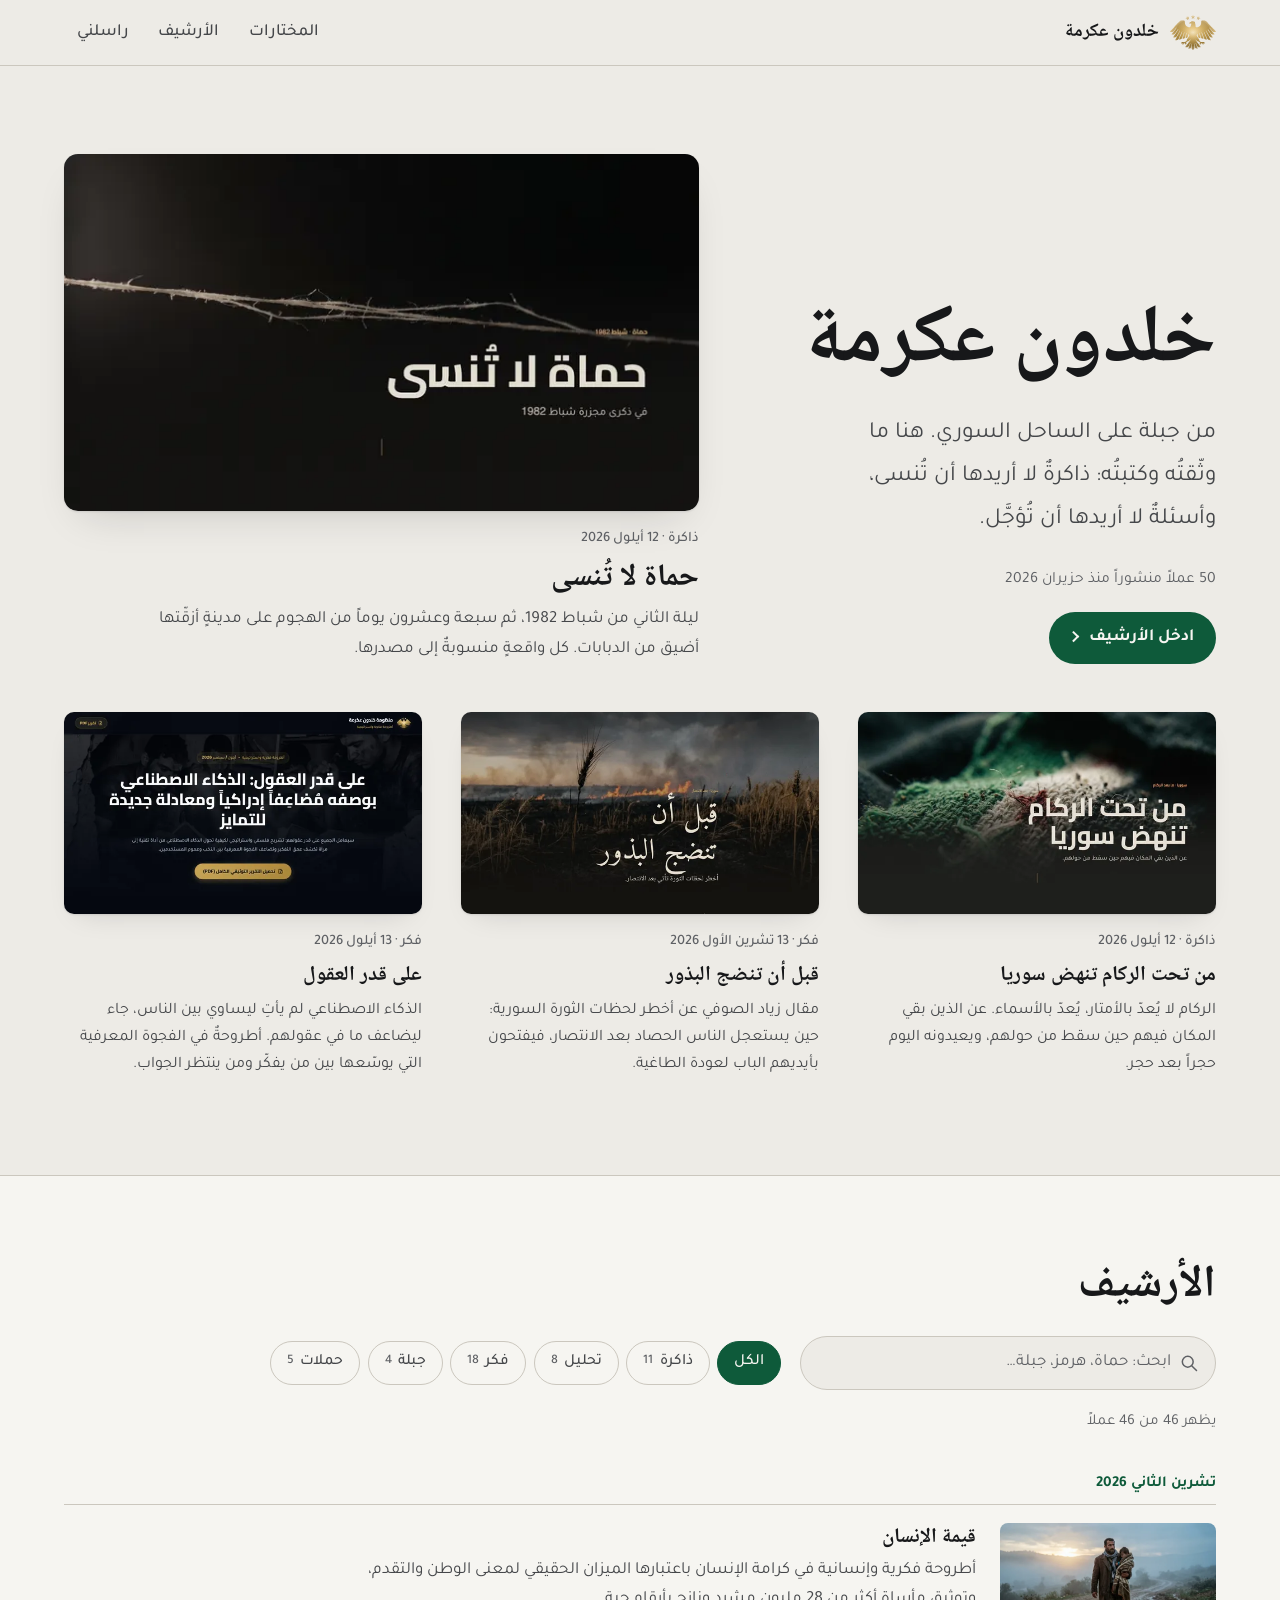
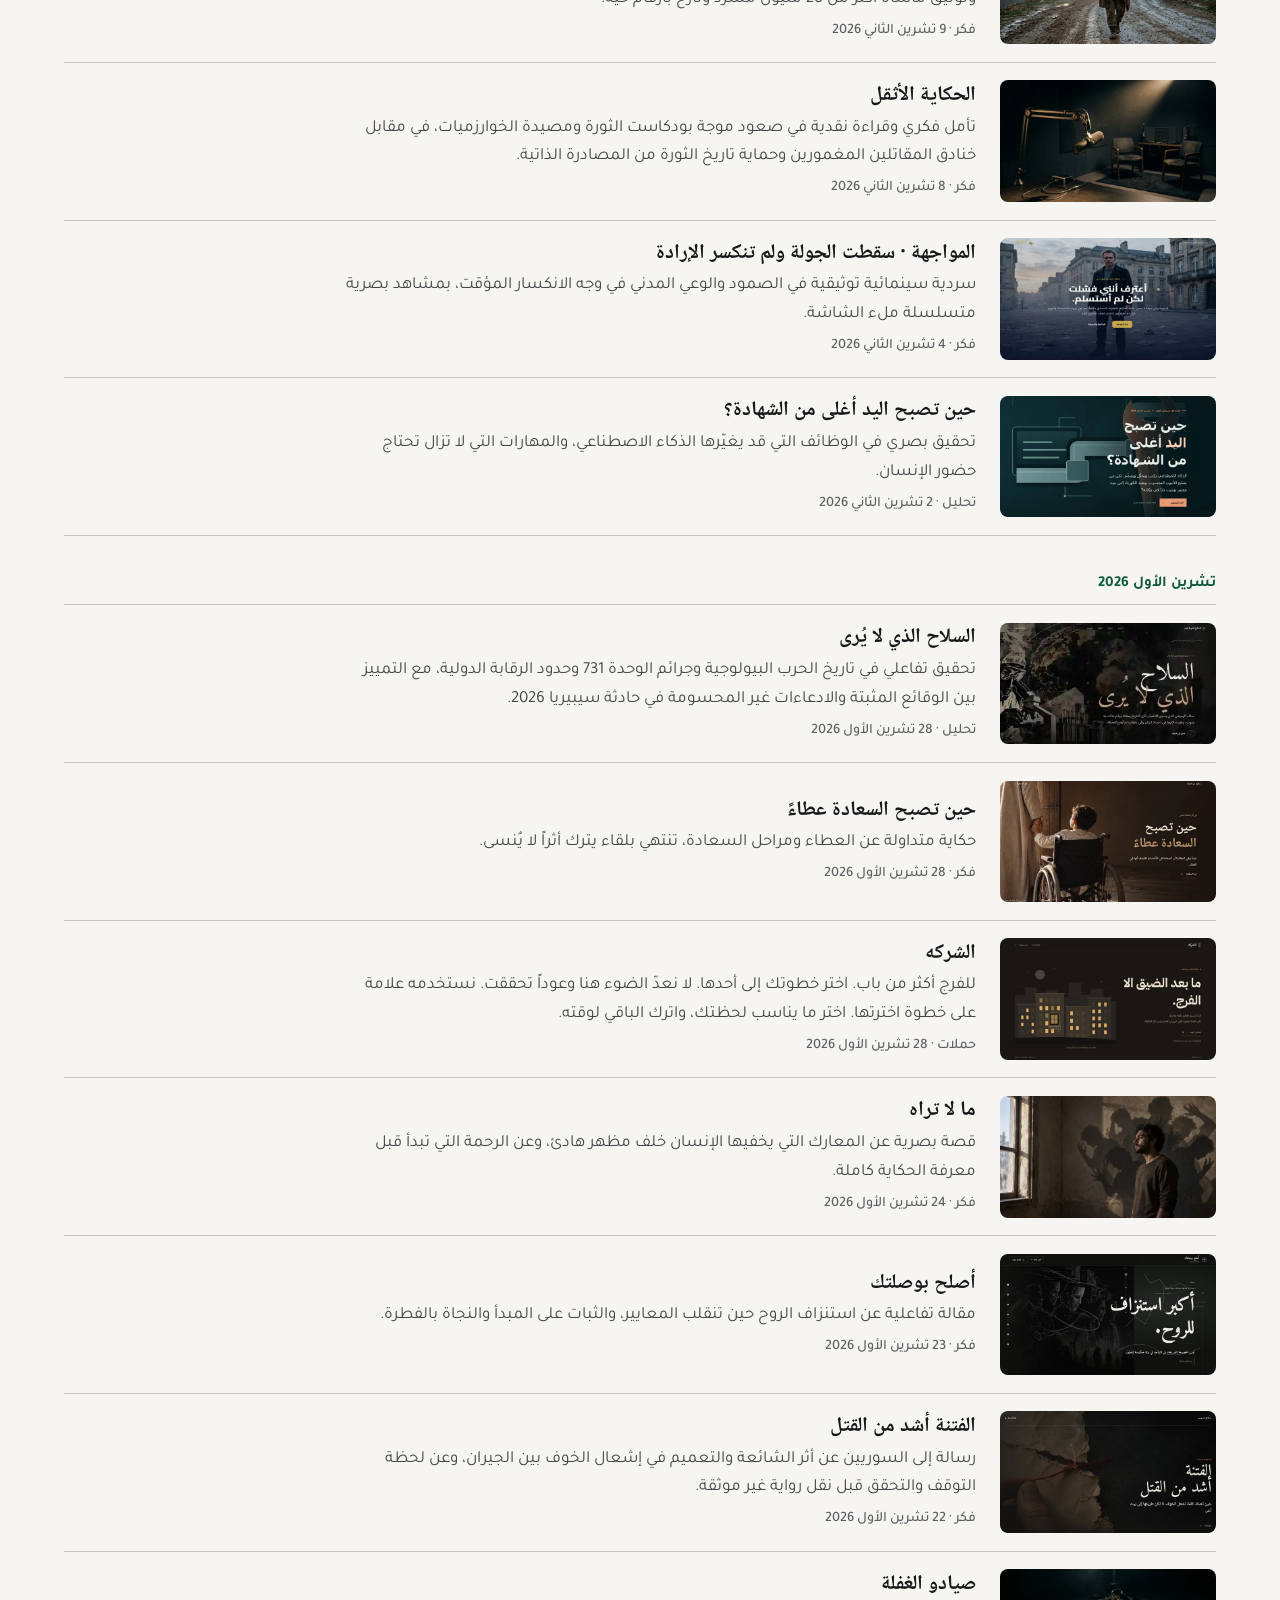
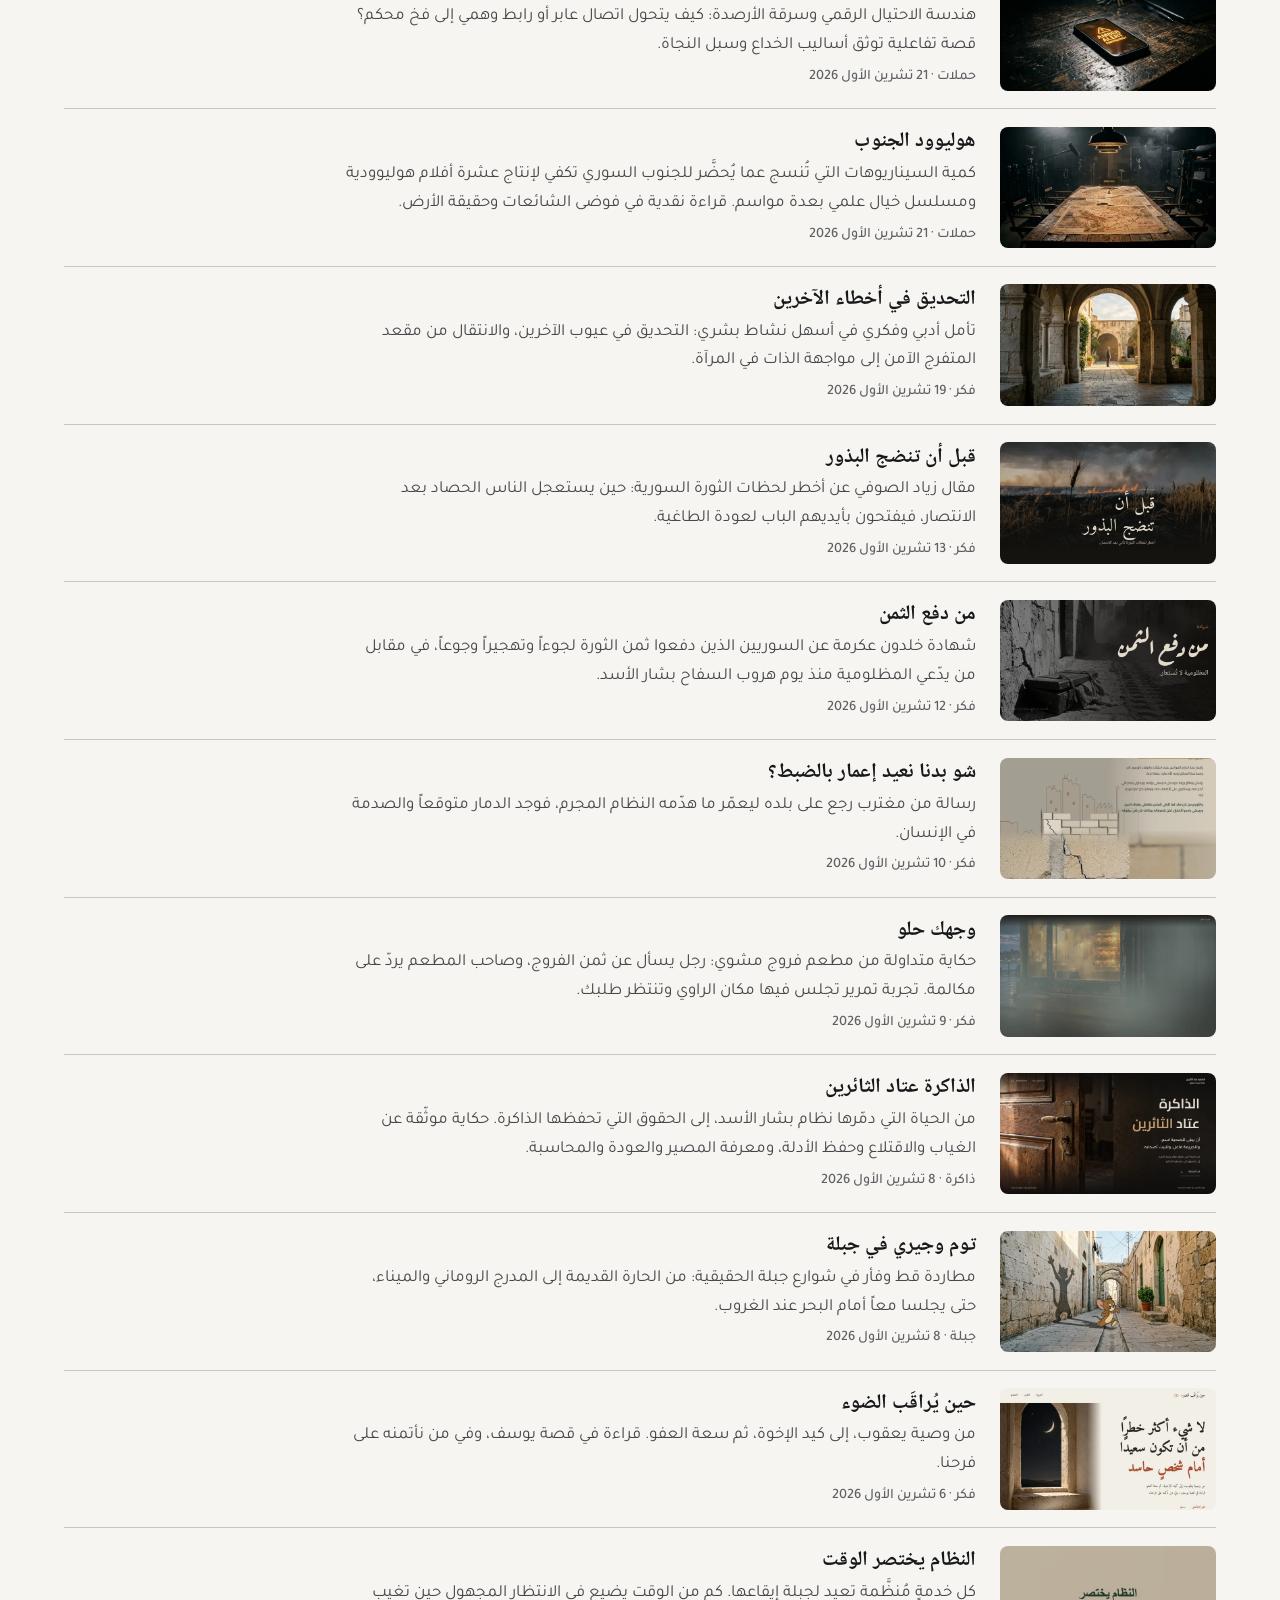
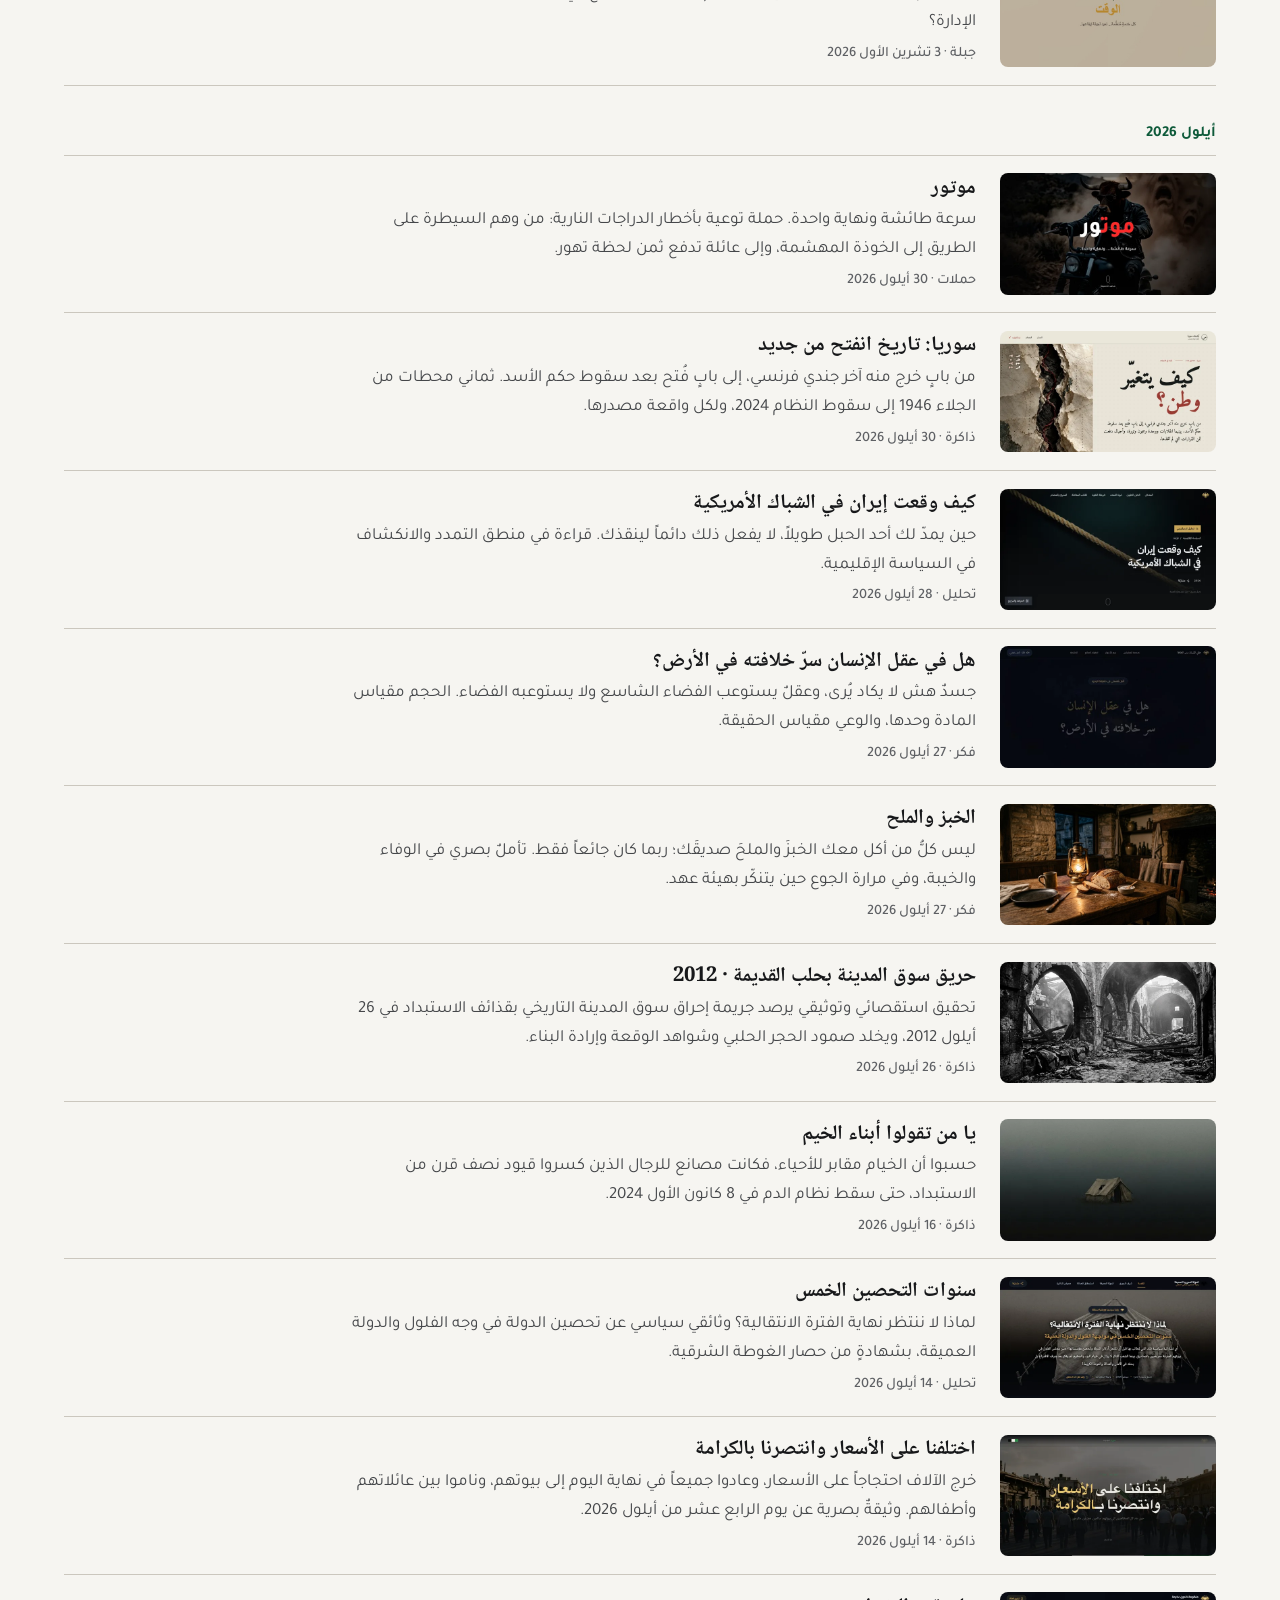
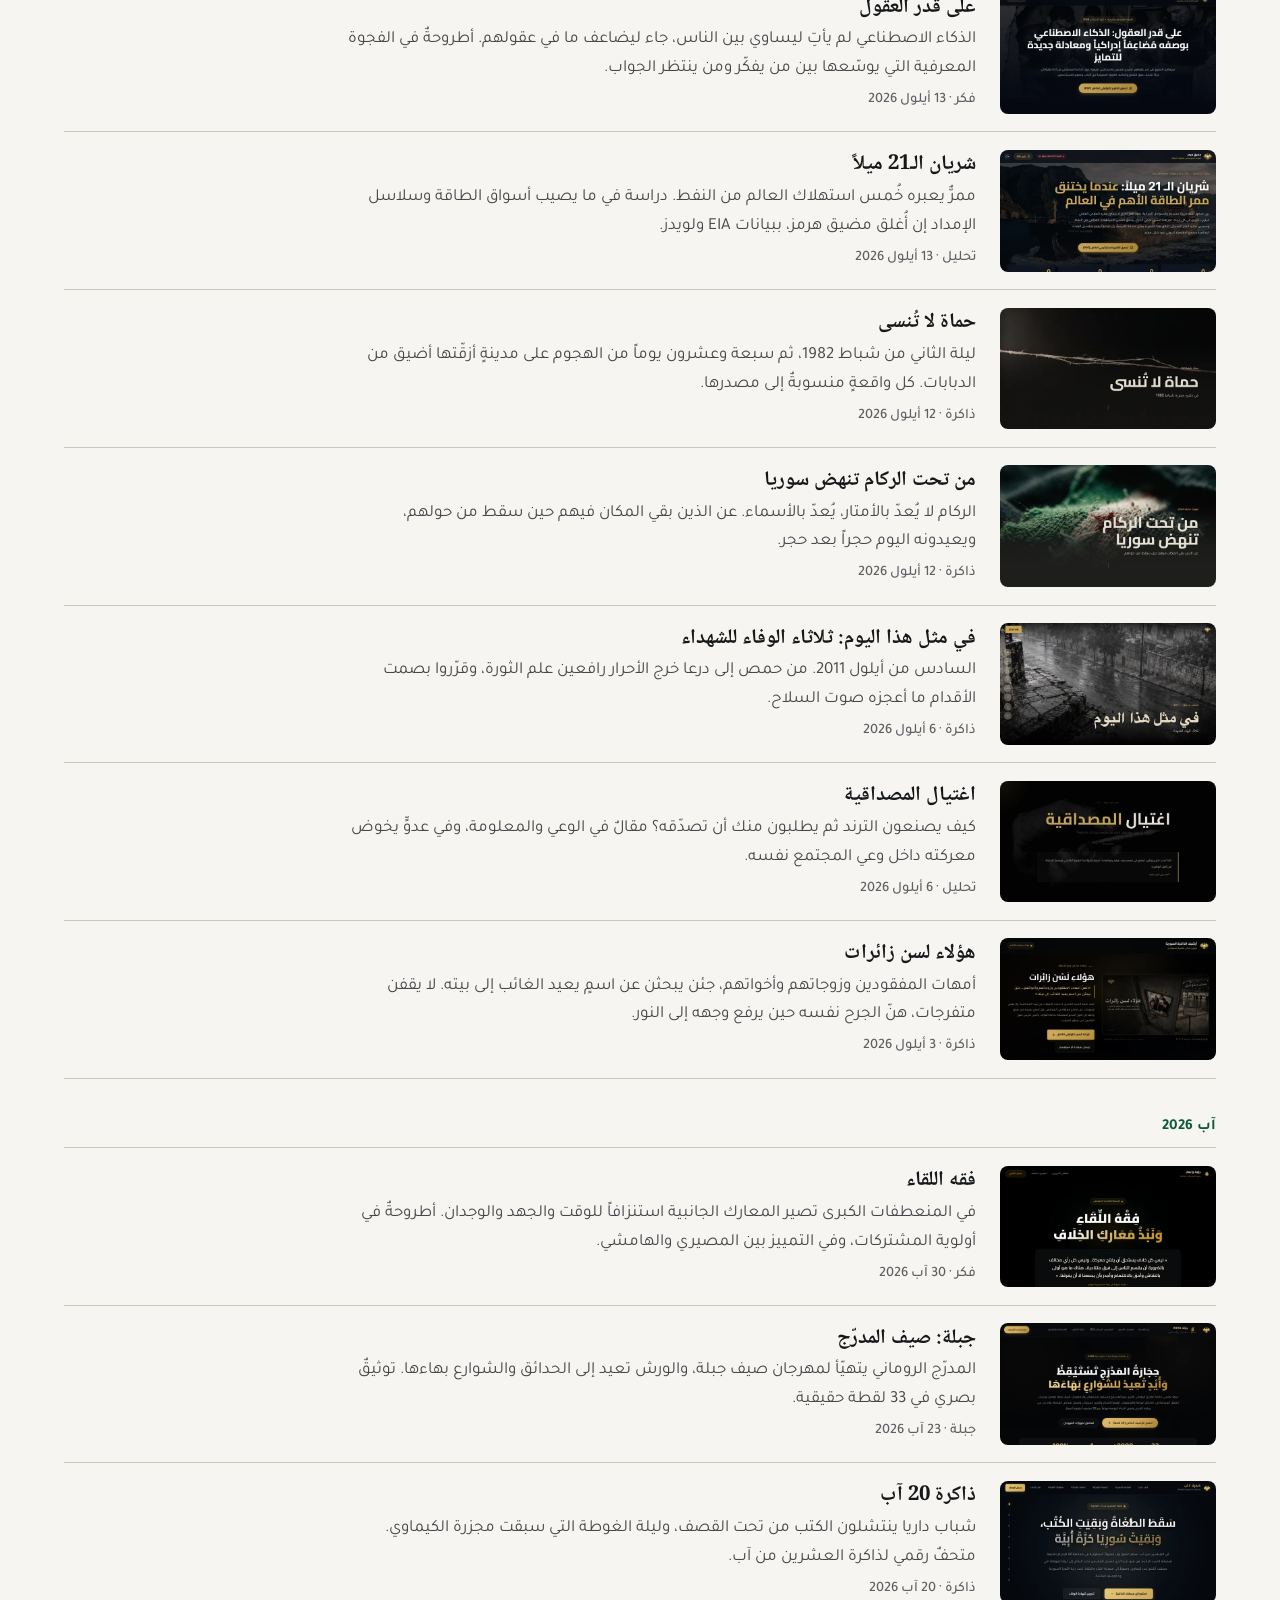
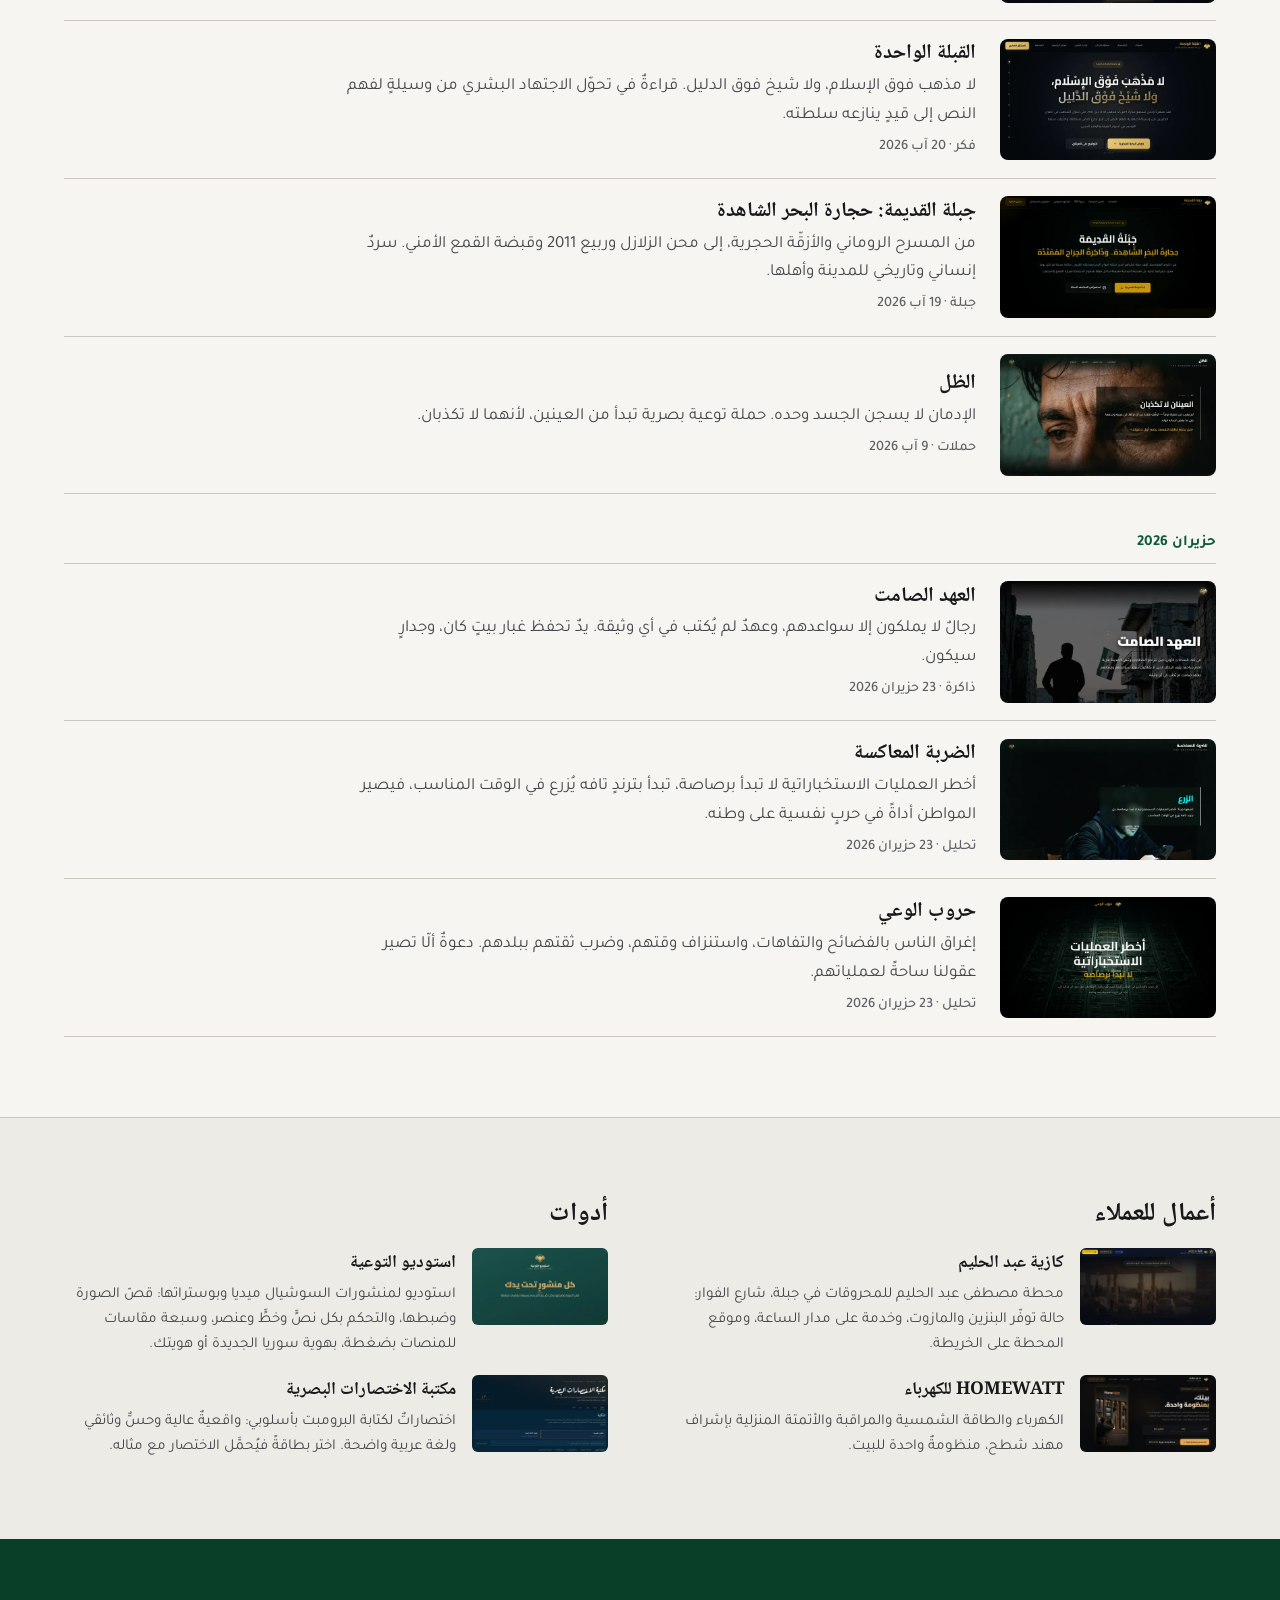
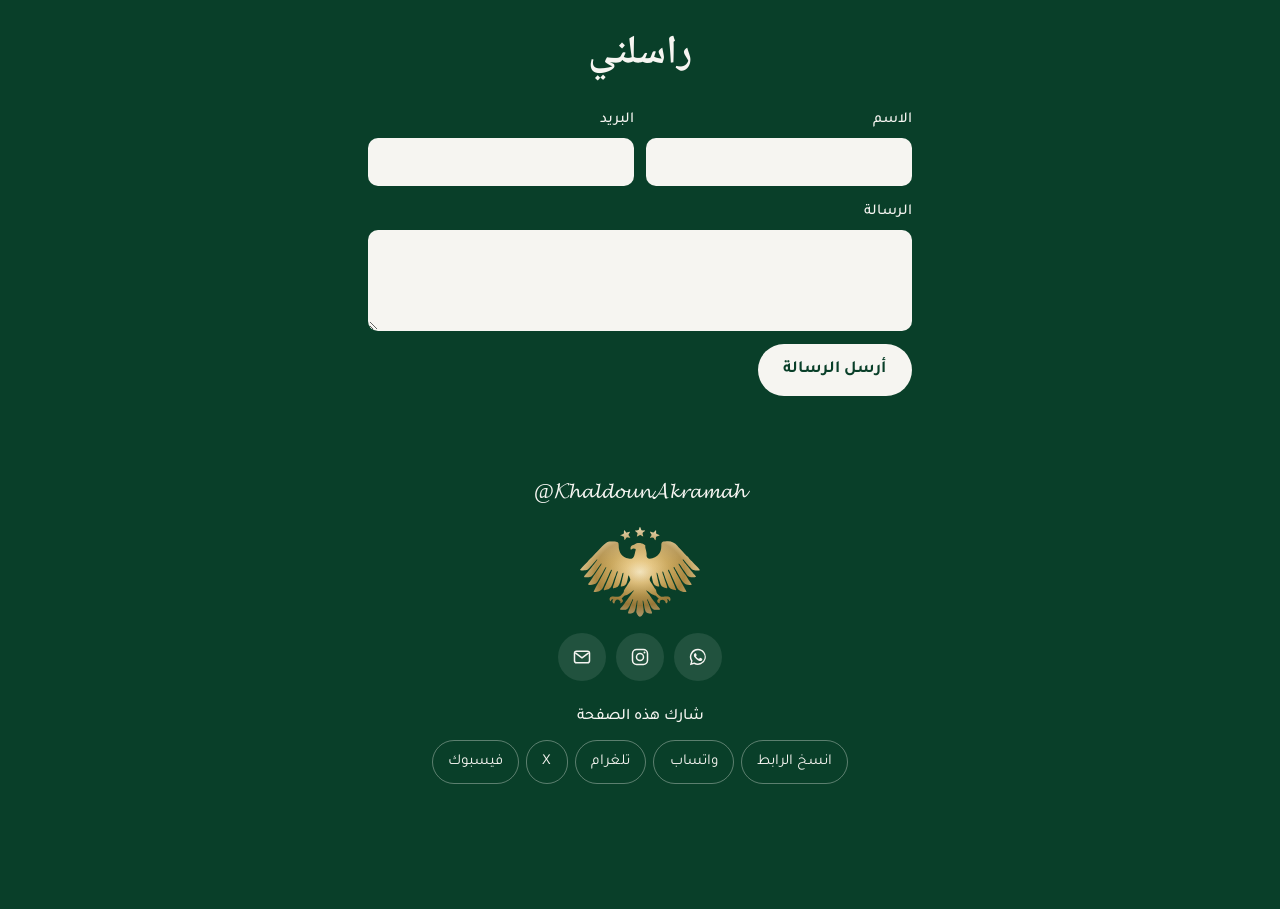
<file: index.html>
<!DOCTYPE html>
<html lang="ar" dir="rtl">
<head>
  <meta charset="UTF-8">
  <meta name="viewport" content="width=device-width, initial-scale=1">
  <title>خلدون عكرمة: الأعمال المنشورة</title>
  <meta name="description" content="أرشيف أعمال خلدون عكرمة المنشورة: توثيق لذاكرة سوريا من حماة 1982 إلى أيلول 2026، وتحليلات في الوعي والإعلام، وأطروحات فكرية، ومدينة جبلة.">
  <meta name="author" content="𝓚𝓱𝓪𝓵𝓭𝓸𝓾𝓷𝓐𝓴𝓻𝓪𝓶𝓪𝓱">
  <meta name="theme-color" content="#EDEBE6">
  <link rel="canonical" href="https://kakramah.github.io/">
  <meta property="og:locale" content="ar_AR">
  <meta property="og:type" content="website">
  <meta property="og:title" content="خلدون عكرمة: الأعمال المنشورة">
  <meta property="og:description" content="50 عملاً منشوراً: ذاكرة سوريا، والوعي والإعلام، والفكر، وجبلة.">
  <meta property="og:url" content="https://kakramah.github.io/">
  <meta property="og:image" content="https://kakramah.github.io/images/og-portal.jpg">
  <meta property="og:image:width" content="1200">
  <meta property="og:image:height" content="630">
  <meta name="twitter:card" content="summary_large_image">
  <meta name="twitter:title" content="خلدون عكرمة: الأعمال المنشورة">
  <meta name="twitter:description" content="50 عملاً منشوراً: ذاكرة سوريا، والوعي والإعلام، والفكر، وجبلة.">
  <meta name="twitter:image" content="https://kakramah.github.io/images/og-portal.jpg">
  <link rel="icon" type="image/svg+xml" href="images/eagle-emblem-metal.svg">
  <link rel="preload" href="fonts/NotoNaskhArabic-VF.woff2" as="font" type="font/woff2" crossorigin>
  <link rel="preload" href="fonts/Tajawal-Regular.woff2" as="font" type="font/woff2" crossorigin>
  <link rel="stylesheet" href="style.css">
</head>
<body>
<!--
THESIS: فهرسٌ يُقرأ جداراً لا واجهة: الأعمال هي المعروض، والإطار ورقٌ هادئ يتراجع خلفها. يرفض قالب «بطل + عدّادات + شبكة بطاقات» الذي كانت عليه البوابة.
OWN-WORLD: ورق حجري فاتح، وحبر داكن، وأخضر علم الثورة لوناً وحيداً للفعل. عناوين بالنسخ، ومتن بتجوال. سجلٌّ مرتّب بالشهور، وصفوف لا بطاقات.
STORY: الزائر يعرف من خلدون في سطرين، ويرى أقوى أعماله، ثم يجد أي عمل بالبحث أو النوع، ثم يراسله.
FIRST VIEWPORT: الاسم والسطران والعدد المحسوب في عمود، والعمل الأول من المختارات صورةً كبيرة في العمود الآخر، وبعده ثلاثة أعمال مختارة.
FORM: سجلّ أرشيفي مؤرّخ. موجّه بالموجز المعتمد (§2.0.8)، لا قرعة.
FINISH: unreviewed and undocumented is unfinished; this build ends with the finish review, the verdict, DESIGN.md, and every shipping raster carrying its provenance
-->
  <a class="skip" href="#archive">تخطَّ إلى الأرشيف</a>

  <header class="bar">
    <div class="bar-in">
      <a class="brand" href="#top" aria-label="خلدون عكرمة، أعلى الصفحة">
        <img src="images/eagle-emblem-metal.svg" alt="العقاب السوري" width="46" height="35">
        <span>خلدون عكرمة</span>
      </a>
      <nav aria-label="أقسام الصفحة">
        <a href="#featured">المختارات</a>
        <a href="#archive">الأرشيف</a>
        <a href="#contact">راسلني</a>
      </nav>
    </div>
  </header>

  <main id="top">
    <section class="intro" aria-labelledby="who">
      <div class="intro-text">
        <h1 id="who">خلدون عكرمة</h1>
        <p class="lead">من جبلة على الساحل السوري. هنا ما وثّقتُه وكتبتُه: ذاكرةٌ لا أريدها أن تُنسى، وأسئلةٌ لا أريدها أن تُؤجَّل.</p>
        <p class="tally">50 عملاً منشوراً منذ حزيران 2026</p>
        <a class="go" href="#archive">ادخل الأرشيف</a>
      </div>
      <a class="lead-work" href="https://kakramah.github.io/hama-1982/" target="_blank" rel="noopener noreferrer"><figure><img class="lead-img" src="images/thumb-hama-1982.webp" alt="الصفحة الأولى من: حماة لا تُنسى" width="640" height="360" fetchpriority="high"><figcaption><span class="meta">ذاكرة · 12 أيلول 2026</span><span class="t">حماة لا تُنسى</span><span class="d">ليلة الثاني من شباط 1982، ثم سبعة وعشرون يوماً من الهجوم على مدينةٍ أزقّتها أضيق من الدبابات. كل واقعةٍ منسوبةٌ إلى مصدرها.</span></figcaption></figure></a>
    </section>

    <section class="featured" id="featured" aria-label="المختارات">
      <a class="feat" href="https://kakramah.github.io/syria-rising-from-rubble/" target="_blank" rel="noopener noreferrer"><img class="feat-img" src="images/thumb-syria-rising-from-rubble.webp" alt="الصفحة الأولى من: من تحت الركام تنهض سوريا" width="640" height="360" loading="lazy" decoding="async"><span class="meta">ذاكرة · 12 أيلول 2026</span><h3>من تحت الركام تنهض سوريا</h3><p>الركام لا يُعدّ بالأمتار، يُعدّ بالأسماء. عن الذين بقي المكان فيهم حين سقط من حولهم، ويعيدونه اليوم حجراً بعد حجر.</p></a><a class="feat" href="https://kakramah.github.io/before-the-seeds-ripen/" target="_blank" rel="noopener noreferrer"><img class="feat-img" src="images/thumb-before-the-seeds-ripen.webp" alt="الصفحة الأولى من: قبل أن تنضج البذور" width="640" height="360" loading="lazy" decoding="async"><span class="meta">فكر · 13 تشرين الأول 2026</span><h3>قبل أن تنضج البذور</h3><p>مقال زياد الصوفي عن أخطر لحظات الثورة السورية: حين يستعجل الناس الحصاد بعد الانتصار، فيفتحون بأيديهم الباب لعودة الطاغية.</p></a><a class="feat" href="https://kakramah.github.io/cognitive-multiplier-ai/" target="_blank" rel="noopener noreferrer"><img class="feat-img" src="images/thumb-cognitive-multiplier-ai.webp" alt="الصفحة الأولى من: على قدر العقول" width="640" height="360" loading="lazy" decoding="async"><span class="meta">فكر · 13 أيلول 2026</span><h3>على قدر العقول</h3><p>الذكاء الاصطناعي لم يأتِ ليساوي بين الناس، جاء ليضاعف ما في عقولهم. أطروحةٌ في الفجوة المعرفية التي يوسّعها بين من يفكّر ومن ينتظر الجواب.</p></a>
    </section>

    <section class="archive" id="archive" aria-labelledby="archive-h">
      <div class="archive-head">
        <h2 id="archive-h">الأرشيف</h2>
        <div class="tools" role="search">
          <label class="search">
            <span class="sr">ابحث في الأعمال</span>
            <svg aria-hidden="true" viewBox="0 0 24 24" width="20" height="20"><circle cx="10.5" cy="10.5" r="6.5" fill="none" stroke="currentColor" stroke-width="1.8"/><path d="M15.5 15.5 21 21" stroke="currentColor" stroke-width="1.8" stroke-linecap="round"/></svg>
            <input id="q" type="search" placeholder="ابحث: حماة، هرمز، جبلة…" autocomplete="off">
          </label>
          <div class="filters" role="group" aria-label="النوع">
            <button type="button" class="chip" data-type="all" aria-pressed="true">الكل</button>
            <button type="button" class="chip" data-type="memory" aria-pressed="false">ذاكرة <span class="n">11</span></button><button type="button" class="chip" data-type="analysis" aria-pressed="false">تحليل <span class="n">8</span></button><button type="button" class="chip" data-type="thought" aria-pressed="false">فكر <span class="n">18</span></button><button type="button" class="chip" data-type="jableh" aria-pressed="false">جبلة <span class="n">4</span></button><button type="button" class="chip" data-type="campaign" aria-pressed="false">حملات <span class="n">5</span></button>
          </div>
        </div>
        <p class="shown" id="shown" aria-live="polite">يظهر 46 من 46 عملاً</p>
      </div>
      <div class="register" id="register">
        <div class="month"><h3 class="month-h">تشرين الثاني 2026</h3><ol class="rows"><li class="row" data-type="thought" data-hay="قيمة الإنسان أطروحة فكرية وإنسانية في كرامة الإنسان باعتبارها الميزان الحقيقي لمعنى الوطن والتقدم، وتوثيق مأساة أكثر من 28 مليون مشرد ونازح بأرقام حية. فكر تشرين الثاني 2026"><a href="https://kakramah.github.io/qimat-al-insan/" target="_blank" rel="noopener noreferrer"><img class="row-img" src="images/thumb-qimat-al-insan.webp" alt="الصفحة الأولى من: قيمة الإنسان" width="640" height="360" loading="lazy" decoding="async"><span class="row-text"><span class="t">قيمة الإنسان</span><span class="d">أطروحة فكرية وإنسانية في كرامة الإنسان باعتبارها الميزان الحقيقي لمعنى الوطن والتقدم، وتوثيق مأساة أكثر من 28 مليون مشرد ونازح بأرقام حية.</span><span class="meta">فكر · 9 تشرين الثاني 2026</span></span></a></li><li class="row" data-type="thought" data-hay="الحكاية الأثقل تأمل فكري وقراءة نقدية في صعود موجة بودكاست الثورة ومصيدة الخوارزميات، في مقابل خنادق المقاتلين المغمورين وحماية تاريخ الثورة من المصادرة الذاتية. فكر تشرين الثاني 2026"><a href="https://kakramah.github.io/al-hikayah-al-athqal/" target="_blank" rel="noopener noreferrer"><img class="row-img" src="images/thumb-al-hikayah-al-athqal.webp" alt="الصفحة الأولى من: الحكاية الأثقل" width="640" height="360" loading="lazy" decoding="async"><span class="row-text"><span class="t">الحكاية الأثقل</span><span class="d">تأمل فكري وقراءة نقدية في صعود موجة بودكاست الثورة ومصيدة الخوارزميات، في مقابل خنادق المقاتلين المغمورين وحماية تاريخ الثورة من المصادرة الذاتية.</span><span class="meta">فكر · 8 تشرين الثاني 2026</span></span></a></li><li class="row" data-type="thought" data-hay="المواجهة · سقطت الجولة ولم تنكسر الإرادة سردية سينمائية توثيقية في الصمود والوعي المدني في وجه الانكسار المؤقت، بمشاهد بصرية متسلسلة ملء الشاشة. فكر تشرين الثاني 2026"><a href="https://kakramah.github.io/al-muwajahah/" target="_blank" rel="noopener noreferrer"><img class="row-img" src="images/thumb-al-muwajahah.webp" alt="الصفحة الأولى من: المواجهة · سقطت الجولة ولم تنكسر الإرادة" width="640" height="360" loading="lazy" decoding="async"><span class="row-text"><span class="t">المواجهة · سقطت الجولة ولم تنكسر الإرادة</span><span class="d">سردية سينمائية توثيقية في الصمود والوعي المدني في وجه الانكسار المؤقت، بمشاهد بصرية متسلسلة ملء الشاشة.</span><span class="meta">فكر · 4 تشرين الثاني 2026</span></span></a></li><li class="row" data-type="analysis" data-hay="حين تصبح اليد أغلى من الشهادة؟ تحقيق بصري في الوظائف التي قد يغيّرها الذكاء الاصطناعي، والمهارات التي لا تزال تحتاج حضور الإنسان. تحليل تشرين الثاني 2026"><a href="https://kakramah.github.io/hand-over-degree/" target="_blank" rel="noopener noreferrer"><img class="row-img" src="images/thumb-hand-over-degree.webp" alt="الصفحة الأولى من: حين تصبح اليد أغلى من الشهادة؟" width="640" height="360" loading="lazy" decoding="async"><span class="row-text"><span class="t">حين تصبح اليد أغلى من الشهادة؟</span><span class="d">تحقيق بصري في الوظائف التي قد يغيّرها الذكاء الاصطناعي، والمهارات التي لا تزال تحتاج حضور الإنسان.</span><span class="meta">تحليل · 2 تشرين الثاني 2026</span></span></a></li></ol></div><div class="month"><h3 class="month-h">تشرين الأول 2026</h3><ol class="rows"><li class="row" data-type="analysis" data-hay="السلاح الذي لا يُرى تحقيق تفاعلي في تاريخ الحرب البيولوجية وجرائم الوحدة 731 وحدود الرقابة الدولية، مع التمييز بين الوقائع المثبتة والادعاءات غير المحسومة في حادثة سيبيريا 2026. تحليل تشرين الأول 2026"><a href="https://kakramah.github.io/hidden-biological-threat/" target="_blank" rel="noopener noreferrer"><img class="row-img" src="images/thumb-hidden-biological-threat.webp" alt="الصفحة الأولى من: السلاح الذي لا يُرى" width="640" height="360" loading="lazy" decoding="async"><span class="row-text"><span class="t">السلاح الذي لا يُرى</span><span class="d">تحقيق تفاعلي في تاريخ الحرب البيولوجية وجرائم الوحدة 731 وحدود الرقابة الدولية، مع التمييز بين الوقائع المثبتة والادعاءات غير المحسومة في حادثة سيبيريا 2026.</span><span class="meta">تحليل · 28 تشرين الأول 2026</span></span></a></li><li class="row" data-type="thought" data-hay="حين تصبح السعادة عطاءً حكاية متداولة عن العطاء ومراحل السعادة، تنتهي بلقاء يترك أثراً لا يُنسى. فكر تشرين الأول 2026"><a href="https://kakramah.github.io/the-joy-of-giving/" target="_blank" rel="noopener noreferrer"><img class="row-img" src="images/thumb-the-joy-of-giving.webp" alt="الصفحة الأولى من: حين تصبح السعادة عطاءً" width="640" height="360" loading="lazy" decoding="async"><span class="row-text"><span class="t">حين تصبح السعادة عطاءً</span><span class="d">حكاية متداولة عن العطاء ومراحل السعادة، تنتهي بلقاء يترك أثراً لا يُنسى.</span><span class="meta">فكر · 28 تشرين الأول 2026</span></span></a></li><li class="row" data-type="campaign" data-hay="الشركه للفرج أكثر من باب. اختر خطوتك إلى أحدها. لا نعدّ الضوء هنا وعوداً تحققت. نستخدمه علامة على خطوة اخترتها. اختر ما يناسب لحظتك، واترك الباقي لوقته. حملات تشرين الأول 2026"><a href="https://kakramah.github.io/baad-aldeek/" target="_blank" rel="noopener noreferrer"><img class="row-img" src="images/thumb-baad-aldeek.webp" alt="الصفحة الأولى من: الشركه" width="640" height="360" loading="lazy" decoding="async"><span class="row-text"><span class="t">الشركه</span><span class="d">للفرج أكثر من باب. اختر خطوتك إلى أحدها. لا نعدّ الضوء هنا وعوداً تحققت. نستخدمه علامة على خطوة اخترتها. اختر ما يناسب لحظتك، واترك الباقي لوقته.</span><span class="meta">حملات · 28 تشرين الأول 2026</span></span></a></li><li class="row" data-type="thought" data-hay="ما لا تراه قصة بصرية عن المعارك التي يخفيها الإنسان خلف مظهر هادئ، وعن الرحمة التي تبدأ قبل معرفة الحكاية كاملة. فكر تشرين الأول 2026"><a href="https://kakramah.github.io/hidden-battle/" target="_blank" rel="noopener noreferrer"><img class="row-img" src="images/thumb-hidden-battle.webp" alt="الصفحة الأولى من: ما لا تراه" width="640" height="360" loading="lazy" decoding="async"><span class="row-text"><span class="t">ما لا تراه</span><span class="d">قصة بصرية عن المعارك التي يخفيها الإنسان خلف مظهر هادئ، وعن الرحمة التي تبدأ قبل معرفة الحكاية كاملة.</span><span class="meta">فكر · 24 تشرين الأول 2026</span></span></a></li><li class="row" data-type="thought" data-hay="أصلح بوصلتك مقالة تفاعلية عن استنزاف الروح حين تنقلب المعايير، والثبات على المبدأ والنجاة بالفطرة. فكر تشرين الأول 2026"><a href="https://kakramah.github.io/compass-of-integrity/" target="_blank" rel="noopener noreferrer"><img class="row-img" src="images/thumb-compass-of-integrity.webp" alt="الصفحة الأولى من: أصلح بوصلتك" width="640" height="360" loading="lazy" decoding="async"><span class="row-text"><span class="t">أصلح بوصلتك</span><span class="d">مقالة تفاعلية عن استنزاف الروح حين تنقلب المعايير، والثبات على المبدأ والنجاة بالفطرة.</span><span class="meta">فكر · 23 تشرين الأول 2026</span></span></a></li><li class="row" data-type="thought" data-hay="الفتنة أشد من القتل رسالة إلى السوريين عن أثر الشائعة والتعميم في إشعال الخوف بين الجيران، وعن لحظة التوقف والتحقق قبل نقل رواية غير موثقة. فكر تشرين الأول 2026"><a href="https://kakramah.github.io/fitna-ashadd-min-al-qatl/" target="_blank" rel="noopener noreferrer"><img class="row-img" src="images/thumb-fitna-ashadd-min-al-qatl.webp" alt="الصفحة الأولى من: الفتنة أشد من القتل" width="640" height="360" loading="lazy" decoding="async"><span class="row-text"><span class="t">الفتنة أشد من القتل</span><span class="d">رسالة إلى السوريين عن أثر الشائعة والتعميم في إشعال الخوف بين الجيران، وعن لحظة التوقف والتحقق قبل نقل رواية غير موثقة.</span><span class="meta">فكر · 22 تشرين الأول 2026</span></span></a></li><li class="row" data-type="campaign" data-hay="صيادو الغفلة هندسة الاحتيال الرقمي وسرقة الأرصدة: كيف يتحول اتصال عابر أو رابط وهمي إلى فخ محكم؟ قصة تفاعلية توثق أساليب الخداع وسبل النجاة. حملات تشرين الأول 2026"><a href="https://kakramah.github.io/digital-fraud/" target="_blank" rel="noopener noreferrer"><img class="row-img" src="images/thumb-digital-fraud.webp" alt="الصفحة الأولى من: صيادو الغفلة" width="640" height="360" loading="lazy" decoding="async"><span class="row-text"><span class="t">صيادو الغفلة</span><span class="d">هندسة الاحتيال الرقمي وسرقة الأرصدة: كيف يتحول اتصال عابر أو رابط وهمي إلى فخ محكم؟ قصة تفاعلية توثق أساليب الخداع وسبل النجاة.</span><span class="meta">حملات · 21 تشرين الأول 2026</span></span></a></li><li class="row" data-type="campaign" data-hay="هوليوود الجنوب كمية السيناريوهات التي تُنسج عما يُحضَّر للجنوب السوري تكفي لإنتاج عشرة أفلام هوليوودية ومسلسل خيال علمي بعدة مواسم. قراءة نقدية في فوضى الشائعات وحقيقة الأرض. حملات تشرين الأول 2026"><a href="https://kakramah.github.io/hollywood-south/" target="_blank" rel="noopener noreferrer"><img class="row-img" src="images/thumb-hollywood-south.webp" alt="الصفحة الأولى من: هوليوود الجنوب" width="640" height="360" loading="lazy" decoding="async"><span class="row-text"><span class="t">هوليوود الجنوب</span><span class="d">كمية السيناريوهات التي تُنسج عما يُحضَّر للجنوب السوري تكفي لإنتاج عشرة أفلام هوليوودية ومسلسل خيال علمي بعدة مواسم. قراءة نقدية في فوضى الشائعات وحقيقة الأرض.</span><span class="meta">حملات · 21 تشرين الأول 2026</span></span></a></li><li class="row" data-type="thought" data-hay="التحديق في أخطاء الآخرين تأمل أدبي وفكري في أسهل نشاط بشري: التحديق في عيوب الآخرين، والانتقال من مقعد المتفرج الآمن إلى مواجهة الذات في المرآة. فكر تشرين الأول 2026"><a href="https://kakramah.github.io/gazing-at-faults/" target="_blank" rel="noopener noreferrer"><img class="row-img" src="images/thumb-gazing-at-faults.webp" alt="الصفحة الأولى من: التحديق في أخطاء الآخرين" width="640" height="360" loading="lazy" decoding="async"><span class="row-text"><span class="t">التحديق في أخطاء الآخرين</span><span class="d">تأمل أدبي وفكري في أسهل نشاط بشري: التحديق في عيوب الآخرين، والانتقال من مقعد المتفرج الآمن إلى مواجهة الذات في المرآة.</span><span class="meta">فكر · 19 تشرين الأول 2026</span></span></a></li><li class="row" data-type="thought" data-hay="قبل أن تنضج البذور مقال زياد الصوفي عن أخطر لحظات الثورة السورية: حين يستعجل الناس الحصاد بعد الانتصار، فيفتحون بأيديهم الباب لعودة الطاغية. فكر تشرين الأول 2026"><a href="https://kakramah.github.io/before-the-seeds-ripen/" target="_blank" rel="noopener noreferrer"><img class="row-img" src="images/thumb-before-the-seeds-ripen.webp" alt="الصفحة الأولى من: قبل أن تنضج البذور" width="640" height="360" loading="lazy" decoding="async"><span class="row-text"><span class="t">قبل أن تنضج البذور</span><span class="d">مقال زياد الصوفي عن أخطر لحظات الثورة السورية: حين يستعجل الناس الحصاد بعد الانتصار، فيفتحون بأيديهم الباب لعودة الطاغية.</span><span class="meta">فكر · 13 تشرين الأول 2026</span></span></a></li><li class="row" data-type="thought" data-hay="من دفع الثمن شهادة خلدون عكرمة عن السوريين الذين دفعوا ثمن الثورة لجوءاً وتهجيراً وجوعاً، في مقابل من يدّعي المظلومية منذ يوم هروب السفاح بشار الأسد. فكر تشرين الأول 2026"><a href="https://kakramah.github.io/who-paid-the-price/" target="_blank" rel="noopener noreferrer"><img class="row-img" src="images/thumb-who-paid-the-price.webp" alt="الصفحة الأولى من: من دفع الثمن" width="640" height="360" loading="lazy" decoding="async"><span class="row-text"><span class="t">من دفع الثمن</span><span class="d">شهادة خلدون عكرمة عن السوريين الذين دفعوا ثمن الثورة لجوءاً وتهجيراً وجوعاً، في مقابل من يدّعي المظلومية منذ يوم هروب السفاح بشار الأسد.</span><span class="meta">فكر · 12 تشرين الأول 2026</span></span></a></li><li class="row" data-type="thought" data-hay="شو بدنا نعيد إعمار بالضبط؟ رسالة من مغترب رجع على بلده ليعمّر ما هدّمه النظام المجرم، فوجد الدمار متوقعاً والصدمة في الإنسان. فكر تشرين الأول 2026"><a href="https://kakramah.github.io/al-hajar-wal-insan/" target="_blank" rel="noopener noreferrer"><img class="row-img" src="images/thumb-al-hajar-wal-insan.webp" alt="الصفحة الأولى من: شو بدنا نعيد إعمار بالضبط؟" width="640" height="360" loading="lazy" decoding="async"><span class="row-text"><span class="t">شو بدنا نعيد إعمار بالضبط؟</span><span class="d">رسالة من مغترب رجع على بلده ليعمّر ما هدّمه النظام المجرم، فوجد الدمار متوقعاً والصدمة في الإنسان.</span><span class="meta">فكر · 10 تشرين الأول 2026</span></span></a></li><li class="row" data-type="thought" data-hay="وجهك حلو حكاية متداولة من مطعم فروج مشوي: رجل يسأل عن ثمن الفروج، وصاحب المطعم يردّ على مكالمة. تجربة تمرير تجلس فيها مكان الراوي وتنتظر طلبك. فكر تشرين الأول 2026"><a href="https://kakramah.github.io/wajhak-helw/" target="_blank" rel="noopener noreferrer"><img class="row-img" src="images/thumb-wajhak-helw.webp" alt="الصفحة الأولى من: وجهك حلو" width="640" height="360" loading="lazy" decoding="async"><span class="row-text"><span class="t">وجهك حلو</span><span class="d">حكاية متداولة من مطعم فروج مشوي: رجل يسأل عن ثمن الفروج، وصاحب المطعم يردّ على مكالمة. تجربة تمرير تجلس فيها مكان الراوي وتنتظر طلبك.</span><span class="meta">فكر · 9 تشرين الأول 2026</span></span></a></li><li class="row" data-type="memory" data-hay="الذاكرة عتاد الثائرين من الحياة التي دمّرها نظام بشار الأسد، إلى الحقوق التي تحفظها الذاكرة. حكاية موثّقة عن الغياب والاقتلاع وحفظ الأدلة، ومعرفة المصير والعودة والمحاسبة. ذاكرة تشرين الأول 2026"><a href="https://kakramah.github.io/memory-keeps-rights/" target="_blank" rel="noopener noreferrer"><img class="row-img" src="images/thumb-memory-keeps-rights.webp" alt="الصفحة الأولى من: الذاكرة عتاد الثائرين" width="640" height="360" loading="lazy" decoding="async"><span class="row-text"><span class="t">الذاكرة عتاد الثائرين</span><span class="d">من الحياة التي دمّرها نظام بشار الأسد، إلى الحقوق التي تحفظها الذاكرة. حكاية موثّقة عن الغياب والاقتلاع وحفظ الأدلة، ومعرفة المصير والعودة والمحاسبة.</span><span class="meta">ذاكرة · 8 تشرين الأول 2026</span></span></a></li><li class="row" data-type="jableh" data-hay="توم وجيري في جبلة مطاردة قط وفأر في شوارع جبلة الحقيقية: من الحارة القديمة إلى المدرج الروماني والميناء، حتى يجلسا معاً أمام البحر عند الغروب. جبلة تشرين الأول 2026"><a href="https://kakramah.github.io/tom-and-jerry-jableh/" target="_blank" rel="noopener noreferrer"><img class="row-img" src="images/thumb-tom-and-jerry-jableh.webp" alt="الصفحة الأولى من: توم وجيري في جبلة" width="640" height="360" loading="lazy" decoding="async"><span class="row-text"><span class="t">توم وجيري في جبلة</span><span class="d">مطاردة قط وفأر في شوارع جبلة الحقيقية: من الحارة القديمة إلى المدرج الروماني والميناء، حتى يجلسا معاً أمام البحر عند الغروب.</span><span class="meta">جبلة · 8 تشرين الأول 2026</span></span></a></li><li class="row" data-type="thought" data-hay="حين يُراقَب الضوء من وصية يعقوب، إلى كيد الإخوة، ثم سعة العفو. قراءة في قصة يوسف، وفي من نأتمنه على فرحنا. فكر تشرين الأول 2026"><a href="https://kakramah.github.io/joy-under-glass/" target="_blank" rel="noopener noreferrer"><img class="row-img" src="images/thumb-joy-under-glass.webp" alt="الصفحة الأولى من: حين يُراقَب الضوء" width="640" height="360" loading="lazy" decoding="async"><span class="row-text"><span class="t">حين يُراقَب الضوء</span><span class="d">من وصية يعقوب، إلى كيد الإخوة، ثم سعة العفو. قراءة في قصة يوسف، وفي من نأتمنه على فرحنا.</span><span class="meta">فكر · 6 تشرين الأول 2026</span></span></a></li><li class="row" data-type="jableh" data-hay="النظام يختصر الوقت كل خدمةٍ مُنظَّمة تعيد لجبلة إيقاعها. كم من الوقت يضيع في الانتظار المجهول حين تغيب الإدارة؟ جبلة تشرين الأول 2026"><a href="https://kakramah.github.io/jableh-time/" target="_blank" rel="noopener noreferrer"><img class="row-img" src="images/thumb-jableh-time.webp" alt="الصفحة الأولى من: النظام يختصر الوقت" width="640" height="360" loading="lazy" decoding="async"><span class="row-text"><span class="t">النظام يختصر الوقت</span><span class="d">كل خدمةٍ مُنظَّمة تعيد لجبلة إيقاعها. كم من الوقت يضيع في الانتظار المجهول حين تغيب الإدارة؟</span><span class="meta">جبلة · 3 تشرين الأول 2026</span></span></a></li></ol></div><div class="month"><h3 class="month-h">أيلول 2026</h3><ol class="rows"><li class="row" data-type="campaign" data-hay="موتور سرعة طائشة ونهاية واحدة. حملة توعية بأخطار الدراجات النارية: من وهم السيطرة على الطريق إلى الخوذة المهشمة، وإلى عائلة تدفع ثمن لحظة تهور. حملات أيلول 2026"><a href="https://kakramah.github.io/motor-site/" target="_blank" rel="noopener noreferrer"><img class="row-img" src="images/thumb-motor-site.webp" alt="الصفحة الأولى من: موتور" width="640" height="360" loading="lazy" decoding="async"><span class="row-text"><span class="t">موتور</span><span class="d">سرعة طائشة ونهاية واحدة. حملة توعية بأخطار الدراجات النارية: من وهم السيطرة على الطريق إلى الخوذة المهشمة، وإلى عائلة تدفع ثمن لحظة تهور.</span><span class="meta">حملات · 30 أيلول 2026</span></span></a></li><li class="row" data-type="memory" data-hay="سوريا: تاريخ انفتح من جديد من بابٍ خرج منه آخر جندي فرنسي، إلى بابٍ فُتح بعد سقوط حكم الأسد. ثماني محطات من الجلاء 1946 إلى سقوط النظام 2024، ولكل واقعة مصدرها. ذاكرة أيلول 2026"><a href="https://kakramah.github.io/syrian-history-dashboard/" target="_blank" rel="noopener noreferrer"><img class="row-img" src="images/thumb-syrian-history-dashboard.webp" alt="الصفحة الأولى من: سوريا: تاريخ انفتح من جديد" width="640" height="360" loading="lazy" decoding="async"><span class="row-text"><span class="t">سوريا: تاريخ انفتح من جديد</span><span class="d">من بابٍ خرج منه آخر جندي فرنسي، إلى بابٍ فُتح بعد سقوط حكم الأسد. ثماني محطات من الجلاء 1946 إلى سقوط النظام 2024، ولكل واقعة مصدرها.</span><span class="meta">ذاكرة · 30 أيلول 2026</span></span></a></li><li class="row" data-type="analysis" data-hay="كيف وقعت إيران في الشباك الأمريكية حين يمدّ لك أحد الحبل طويلاً، لا يفعل ذلك دائماً لينقذك. قراءة في منطق التمدد والانكشاف في السياسة الإقليمية. تحليل أيلول 2026"><a href="https://kakramah.github.io/middle-east-power-trap/" target="_blank" rel="noopener noreferrer"><img class="row-img" src="images/thumb-middle-east-power-trap.webp" alt="الصفحة الأولى من: كيف وقعت إيران في الشباك الأمريكية" width="640" height="360" loading="lazy" decoding="async"><span class="row-text"><span class="t">كيف وقعت إيران في الشباك الأمريكية</span><span class="d">حين يمدّ لك أحد الحبل طويلاً، لا يفعل ذلك دائماً لينقذك. قراءة في منطق التمدد والانكشاف في السياسة الإقليمية.</span><span class="meta">تحليل · 28 أيلول 2026</span></span></a></li><li class="row" data-type="thought" data-hay="هل في عقل الإنسان سرّ خلافته في الأرض؟ جسدٌ هش لا يكاد يُرى، وعقلٌ يستوعب الفضاء الشاسع ولا يستوعبه الفضاء. الحجم مقياس المادة وحدها، والوعي مقياس الحقيقة. فكر أيلول 2026"><a href="https://kakramah.github.io/cosmic-mind/" target="_blank" rel="noopener noreferrer"><img class="row-img" src="images/thumb-cosmic-mind.webp" alt="الصفحة الأولى من: هل في عقل الإنسان سرّ خلافته في الأرض؟" width="640" height="360" loading="lazy" decoding="async"><span class="row-text"><span class="t">هل في عقل الإنسان سرّ خلافته في الأرض؟</span><span class="d">جسدٌ هش لا يكاد يُرى، وعقلٌ يستوعب الفضاء الشاسع ولا يستوعبه الفضاء. الحجم مقياس المادة وحدها، والوعي مقياس الحقيقة.</span><span class="meta">فكر · 27 أيلول 2026</span></span></a></li><li class="row" data-type="thought" data-hay="الخبز والملح ليس كلُّ من أكل معك الخبزَ والملحَ صديقَك؛ ربما كان جائعاً فقط. تأملٌ بصري في الوفاء والخيبة، وفي مرارة الجوع حين يتنكّر بهيئة عهد. فكر أيلول 2026"><a href="https://kakramah.github.io/bread-and-salt/" target="_blank" rel="noopener noreferrer"><img class="row-img" src="images/thumb-bread-and-salt.webp" alt="الصفحة الأولى من: الخبز والملح" width="640" height="360" loading="lazy" decoding="async"><span class="row-text"><span class="t">الخبز والملح</span><span class="d">ليس كلُّ من أكل معك الخبزَ والملحَ صديقَك؛ ربما كان جائعاً فقط. تأملٌ بصري في الوفاء والخيبة، وفي مرارة الجوع حين يتنكّر بهيئة عهد.</span><span class="meta">فكر · 27 أيلول 2026</span></span></a></li><li class="row" data-type="memory" data-hay="حريق سوق المدينة بحلب القديمة · 2012 تحقيق استقصائي وتوثيقي يرصد جريمة إحراق سوق المدينة التاريخي بقذائف الاستبداد في 26 أيلول 2012، ويخلد صمود الحجر الحلبي وشواهد الوقعة وإرادة البناء. ذاكرة أيلول 2026"><a href="https://kakramah.github.io/aleppo-souq-fire-2012/" target="_blank" rel="noopener noreferrer"><img class="row-img" src="images/thumb-aleppo-souq-fire-2012.webp" alt="الصفحة الأولى من: حريق سوق المدينة بحلب القديمة · 2012" width="640" height="360" loading="lazy" decoding="async"><span class="row-text"><span class="t">حريق سوق المدينة بحلب القديمة · 2012</span><span class="d">تحقيق استقصائي وتوثيقي يرصد جريمة إحراق سوق المدينة التاريخي بقذائف الاستبداد في 26 أيلول 2012، ويخلد صمود الحجر الحلبي وشواهد الوقعة وإرادة البناء.</span><span class="meta">ذاكرة · 26 أيلول 2026</span></span></a></li><li class="row" data-type="memory" data-hay="يا من تقولوا أبناء الخيم حسبوا أن الخيام مقابر للأحياء، فكانت مصانع للرجال الذين كسروا قيود نصف قرن من الاستبداد، حتى سقط نظام الدم في 8 كانون الأول 2024. ذاكرة أيلول 2026"><a href="https://kakramah.github.io/abnaa-al-khiyam/" target="_blank" rel="noopener noreferrer"><img class="row-img" src="images/thumb-abnaa-al-khiyam.webp" alt="الصفحة الأولى من: يا من تقولوا أبناء الخيم" width="640" height="360" loading="lazy" decoding="async"><span class="row-text"><span class="t">يا من تقولوا أبناء الخيم</span><span class="d">حسبوا أن الخيام مقابر للأحياء، فكانت مصانع للرجال الذين كسروا قيود نصف قرن من الاستبداد، حتى سقط نظام الدم في 8 كانون الأول 2024.</span><span class="meta">ذاكرة · 16 أيلول 2026</span></span></a></li><li class="row" data-type="analysis" data-hay="سنوات التحصين الخمس لماذا لا ننتظر نهاية الفترة الانتقالية؟ وثائقي سياسي عن تحصين الدولة في وجه الفلول والدولة العميقة، بشهادةٍ من حصار الغوطة الشرقية. تحليل أيلول 2026"><a href="https://kakramah.github.io/syria-transition-shield/" target="_blank" rel="noopener noreferrer"><img class="row-img" src="images/thumb-syria-transition-shield.webp" alt="الصفحة الأولى من: سنوات التحصين الخمس" width="640" height="360" loading="lazy" decoding="async"><span class="row-text"><span class="t">سنوات التحصين الخمس</span><span class="d">لماذا لا ننتظر نهاية الفترة الانتقالية؟ وثائقي سياسي عن تحصين الدولة في وجه الفلول والدولة العميقة، بشهادةٍ من حصار الغوطة الشرقية.</span><span class="meta">تحليل · 14 أيلول 2026</span></span></a></li><li class="row" data-type="memory" data-hay="اختلفنا على الأسعار وانتصرنا بالكرامة خرج الآلاف احتجاجاً على الأسعار، وعادوا جميعاً في نهاية اليوم إلى بيوتهم، وناموا بين عائلاتهم وأطفالهم. وثيقةٌ بصرية عن يوم الرابع عشر من أيلول 2026. ذاكرة أيلول 2026"><a href="https://kakramah.github.io/syria-dignity-sept2026/" target="_blank" rel="noopener noreferrer"><img class="row-img" src="images/thumb-syria-dignity-sept2026.webp" alt="الصفحة الأولى من: اختلفنا على الأسعار وانتصرنا بالكرامة" width="640" height="360" loading="lazy" decoding="async"><span class="row-text"><span class="t">اختلفنا على الأسعار وانتصرنا بالكرامة</span><span class="d">خرج الآلاف احتجاجاً على الأسعار، وعادوا جميعاً في نهاية اليوم إلى بيوتهم، وناموا بين عائلاتهم وأطفالهم. وثيقةٌ بصرية عن يوم الرابع عشر من أيلول 2026.</span><span class="meta">ذاكرة · 14 أيلول 2026</span></span></a></li><li class="row" data-type="thought" data-hay="على قدر العقول الذكاء الاصطناعي لم يأتِ ليساوي بين الناس، جاء ليضاعف ما في عقولهم. أطروحةٌ في الفجوة المعرفية التي يوسّعها بين من يفكّر ومن ينتظر الجواب. فكر أيلول 2026"><a href="https://kakramah.github.io/cognitive-multiplier-ai/" target="_blank" rel="noopener noreferrer"><img class="row-img" src="images/thumb-cognitive-multiplier-ai.webp" alt="الصفحة الأولى من: على قدر العقول" width="640" height="360" loading="lazy" decoding="async"><span class="row-text"><span class="t">على قدر العقول</span><span class="d">الذكاء الاصطناعي لم يأتِ ليساوي بين الناس، جاء ليضاعف ما في عقولهم. أطروحةٌ في الفجوة المعرفية التي يوسّعها بين من يفكّر ومن ينتظر الجواب.</span><span class="meta">فكر · 13 أيلول 2026</span></span></a></li><li class="row" data-type="analysis" data-hay="شريان الـ21 ميلاً ممرٌّ يعبره خُمس استهلاك العالم من النفط. دراسة في ما يصيب أسواق الطاقة وسلاسل الإمداد إن أُغلق مضيق هرمز، ببيانات EIA ولويدز. تحليل أيلول 2026"><a href="https://kakramah.github.io/strait-of-hormuz-chokepoint/" target="_blank" rel="noopener noreferrer"><img class="row-img" src="images/thumb-strait-of-hormuz-chokepoint.webp" alt="الصفحة الأولى من: شريان الـ21 ميلاً" width="640" height="360" loading="lazy" decoding="async"><span class="row-text"><span class="t">شريان الـ21 ميلاً</span><span class="d">ممرٌّ يعبره خُمس استهلاك العالم من النفط. دراسة في ما يصيب أسواق الطاقة وسلاسل الإمداد إن أُغلق مضيق هرمز، ببيانات <span dir="ltr">EIA</span> ولويدز.</span><span class="meta">تحليل · 13 أيلول 2026</span></span></a></li><li class="row" data-type="memory" data-hay="حماة لا تُنسى ليلة الثاني من شباط 1982، ثم سبعة وعشرون يوماً من الهجوم على مدينةٍ أزقّتها أضيق من الدبابات. كل واقعةٍ منسوبةٌ إلى مصدرها. ذاكرة أيلول 2026"><a href="https://kakramah.github.io/hama-1982/" target="_blank" rel="noopener noreferrer"><img class="row-img" src="images/thumb-hama-1982.webp" alt="الصفحة الأولى من: حماة لا تُنسى" width="640" height="360" loading="lazy" decoding="async"><span class="row-text"><span class="t">حماة لا تُنسى</span><span class="d">ليلة الثاني من شباط 1982، ثم سبعة وعشرون يوماً من الهجوم على مدينةٍ أزقّتها أضيق من الدبابات. كل واقعةٍ منسوبةٌ إلى مصدرها.</span><span class="meta">ذاكرة · 12 أيلول 2026</span></span></a></li><li class="row" data-type="memory" data-hay="من تحت الركام تنهض سوريا الركام لا يُعدّ بالأمتار، يُعدّ بالأسماء. عن الذين بقي المكان فيهم حين سقط من حولهم، ويعيدونه اليوم حجراً بعد حجر. ذاكرة أيلول 2026"><a href="https://kakramah.github.io/syria-rising-from-rubble/" target="_blank" rel="noopener noreferrer"><img class="row-img" src="images/thumb-syria-rising-from-rubble.webp" alt="الصفحة الأولى من: من تحت الركام تنهض سوريا" width="640" height="360" loading="lazy" decoding="async"><span class="row-text"><span class="t">من تحت الركام تنهض سوريا</span><span class="d">الركام لا يُعدّ بالأمتار، يُعدّ بالأسماء. عن الذين بقي المكان فيهم حين سقط من حولهم، ويعيدونه اليوم حجراً بعد حجر.</span><span class="meta">ذاكرة · 12 أيلول 2026</span></span></a></li><li class="row" data-type="memory" data-hay="في مثل هذا اليوم: ثلاثاء الوفاء للشهداء السادس من أيلول 2011. من حمص إلى درعا خرج الأحرار رافعين علم الثورة، وقرّروا بصمت الأقدام ما أعجزه صوت السلاح. ذاكرة أيلول 2026"><a href="https://kakramah.github.io/fi-mithl-hatha-alyawm/" target="_blank" rel="noopener noreferrer"><img class="row-img" src="images/thumb-fi-mithl-hatha-alyawm.webp" alt="الصفحة الأولى من: في مثل هذا اليوم: ثلاثاء الوفاء للشهداء" width="640" height="360" loading="lazy" decoding="async"><span class="row-text"><span class="t">في مثل هذا اليوم: ثلاثاء الوفاء للشهداء</span><span class="d">السادس من أيلول 2011. من حمص إلى درعا خرج الأحرار رافعين علم الثورة، وقرّروا بصمت الأقدام ما أعجزه صوت السلاح.</span><span class="meta">ذاكرة · 6 أيلول 2026</span></span></a></li><li class="row" data-type="analysis" data-hay="اغتيال المصداقية كيف يصنعون الترند ثم يطلبون منك أن تصدّقه؟ مقالٌ في الوعي والمعلومة، وفي عدوٍّ يخوض معركته داخل وعي المجتمع نفسه. تحليل أيلول 2026"><a href="https://kakramah.github.io/ightyal-almasdaqiyya/" target="_blank" rel="noopener noreferrer"><img class="row-img" src="images/thumb-ightyal-almasdaqiyya.webp" alt="الصفحة الأولى من: اغتيال المصداقية" width="640" height="360" loading="lazy" decoding="async"><span class="row-text"><span class="t">اغتيال المصداقية</span><span class="d">كيف يصنعون الترند ثم يطلبون منك أن تصدّقه؟ مقالٌ في الوعي والمعلومة، وفي عدوٍّ يخوض معركته داخل وعي المجتمع نفسه.</span><span class="meta">تحليل · 6 أيلول 2026</span></span></a></li><li class="row" data-type="memory" data-hay="هؤلاء لسن زائرات أمهات المفقودين وزوجاتهم وأخواتهم، جئن يبحثن عن اسمٍ يعيد الغائب إلى بيته. لا يقفن متفرجات، هنّ الجرح نفسه حين يرفع وجهه إلى النور. ذاكرة أيلول 2026"><a href="https://kakramah.github.io/syrian-missing-mothers/" target="_blank" rel="noopener noreferrer"><img class="row-img" src="images/thumb-syrian-missing-mothers.webp" alt="الصفحة الأولى من: هؤلاء لسن زائرات" width="640" height="360" loading="lazy" decoding="async"><span class="row-text"><span class="t">هؤلاء لسن زائرات</span><span class="d">أمهات المفقودين وزوجاتهم وأخواتهم، جئن يبحثن عن اسمٍ يعيد الغائب إلى بيته. لا يقفن متفرجات، هنّ الجرح نفسه حين يرفع وجهه إلى النور.</span><span class="meta">ذاكرة · 3 أيلول 2026</span></span></a></li></ol></div><div class="month"><h3 class="month-h">آب 2026</h3><ol class="rows"><li class="row" data-type="thought" data-hay="فقه اللقاء في المنعطفات الكبرى تصير المعارك الجانبية استنزافاً للوقت والجهد والوجدان. أطروحةٌ في أولوية المشتركات، وفي التمييز بين المصيري والهامشي. فكر آب 2026"><a href="https://kakramah.github.io/the-common-ground/" target="_blank" rel="noopener noreferrer"><img class="row-img" src="images/thumb-the-common-ground.webp" alt="الصفحة الأولى من: فقه اللقاء" width="640" height="360" loading="lazy" decoding="async"><span class="row-text"><span class="t">فقه اللقاء</span><span class="d">في المنعطفات الكبرى تصير المعارك الجانبية استنزافاً للوقت والجهد والوجدان. أطروحةٌ في أولوية المشتركات، وفي التمييز بين المصيري والهامشي.</span><span class="meta">فكر · 30 آب 2026</span></span></a></li><li class="row" data-type="jableh" data-hay="جبلة: صيف المدرّج المدرّج الروماني يتهيّأ لمهرجان صيف جبلة، والورش تعيد إلى الحدائق والشوارع بهاءها. توثيقٌ بصري في 33 لقطة حقيقية. جبلة آب 2026"><a href="https://kakramah.github.io/jableh-summer-pulse/" target="_blank" rel="noopener noreferrer"><img class="row-img" src="images/thumb-jableh-summer-pulse.webp" alt="الصفحة الأولى من: جبلة: صيف المدرّج" width="640" height="360" loading="lazy" decoding="async"><span class="row-text"><span class="t">جبلة: صيف المدرّج</span><span class="d">المدرّج الروماني يتهيّأ لمهرجان صيف جبلة، والورش تعيد إلى الحدائق والشوارع بهاءها. توثيقٌ بصري في 33 لقطة حقيقية.</span><span class="meta">جبلة · 23 آب 2026</span></span></a></li><li class="row" data-type="memory" data-hay="ذاكرة 20 آب شباب داريا ينتشلون الكتب من تحت القصف، وليلة الغوطة التي سبقت مجزرة الكيماوي. متحفٌ رقمي لذاكرة العشرين من آب. ذاكرة آب 2026"><a href="https://kakramah.github.io/syrian-memory-august-20/" target="_blank" rel="noopener noreferrer"><img class="row-img" src="images/thumb-syrian-memory-august-20.webp" alt="الصفحة الأولى من: ذاكرة 20 آب" width="640" height="360" loading="lazy" decoding="async"><span class="row-text"><span class="t">ذاكرة 20 آب</span><span class="d">شباب داريا ينتشلون الكتب من تحت القصف، وليلة الغوطة التي سبقت مجزرة الكيماوي. متحفٌ رقمي لذاكرة العشرين من آب.</span><span class="meta">ذاكرة · 20 آب 2026</span></span></a></li><li class="row" data-type="thought" data-hay="القبلة الواحدة لا مذهب فوق الإسلام، ولا شيخ فوق الدليل. قراءةٌ في تحوّل الاجتهاد البشري من وسيلةٍ لفهم النص إلى قيدٍ ينازعه سلطته. فكر آب 2026"><a href="https://kakramah.github.io/the-one-qiblah/" target="_blank" rel="noopener noreferrer"><img class="row-img" src="images/thumb-the-one-qiblah.webp" alt="الصفحة الأولى من: القبلة الواحدة" width="640" height="360" loading="lazy" decoding="async"><span class="row-text"><span class="t">القبلة الواحدة</span><span class="d">لا مذهب فوق الإسلام، ولا شيخ فوق الدليل. قراءةٌ في تحوّل الاجتهاد البشري من وسيلةٍ لفهم النص إلى قيدٍ ينازعه سلطته.</span><span class="meta">فكر · 20 آب 2026</span></span></a></li><li class="row" data-type="jableh" data-hay="جبلة القديمة: حجارة البحر الشاهدة من المسرح الروماني والأزقّة الحجرية، إلى محن الزلازل وربيع 2011 وقبضة القمع الأمني. سردٌ إنساني وتاريخي للمدينة وأهلها. جبلة آب 2026"><a href="https://kakramah.github.io/jableh-memory-of-stone/" target="_blank" rel="noopener noreferrer"><img class="row-img" src="images/thumb-jableh-memory-of-stone.webp" alt="الصفحة الأولى من: جبلة القديمة: حجارة البحر الشاهدة" width="640" height="360" loading="lazy" decoding="async"><span class="row-text"><span class="t">جبلة القديمة: حجارة البحر الشاهدة</span><span class="d">من المسرح الروماني والأزقّة الحجرية، إلى محن الزلازل وربيع 2011 وقبضة القمع الأمني. سردٌ إنساني وتاريخي للمدينة وأهلها.</span><span class="meta">جبلة · 19 آب 2026</span></span></a></li><li class="row" data-type="campaign" data-hay="الظل الإدمان لا يسجن الجسد وحده. حملة توعية بصرية تبدأ من العينين، لأنهما لا تكذبان. حملات آب 2026"><a href="https://kakramah.github.io/shadow-drug-awareness/" target="_blank" rel="noopener noreferrer"><img class="row-img" src="images/thumb-shadow-drug-awareness.webp" alt="الصفحة الأولى من: الظل" width="640" height="360" loading="lazy" decoding="async"><span class="row-text"><span class="t">الظل</span><span class="d">الإدمان لا يسجن الجسد وحده. حملة توعية بصرية تبدأ من العينين، لأنهما لا تكذبان.</span><span class="meta">حملات · 9 آب 2026</span></span></a></li></ol></div><div class="month"><h3 class="month-h">حزيران 2026</h3><ol class="rows"><li class="row" data-type="memory" data-hay="العهد الصامت رجالٌ لا يملكون إلا سواعدهم، وعهدٌ لم يُكتب في أي وثيقة. يدٌ تحفظ غبار بيتٍ كان، وجدارٍ سيكون. ذاكرة حزيران 2026"><a href="https://kakramah.github.io/the-silent-oath/" target="_blank" rel="noopener noreferrer"><img class="row-img" src="images/thumb-the-silent-oath.webp" alt="الصفحة الأولى من: العهد الصامت" width="640" height="360" loading="lazy" decoding="async"><span class="row-text"><span class="t">العهد الصامت</span><span class="d">رجالٌ لا يملكون إلا سواعدهم، وعهدٌ لم يُكتب في أي وثيقة. يدٌ تحفظ غبار بيتٍ كان، وجدارٍ سيكون.</span><span class="meta">ذاكرة · 23 حزيران 2026</span></span></a></li><li class="row" data-type="analysis" data-hay="الضربة المعاكسة أخطر العمليات الاستخباراتية لا تبدأ برصاصة، تبدأ بترندٍ تافه يُزرع في الوقت المناسب، فيصير المواطن أداةً في حربٍ نفسية على وطنه. تحليل حزيران 2026"><a href="https://kakramah.github.io/the-counter-strike/" target="_blank" rel="noopener noreferrer"><img class="row-img" src="images/thumb-the-counter-strike.webp" alt="الصفحة الأولى من: الضربة المعاكسة" width="640" height="360" loading="lazy" decoding="async"><span class="row-text"><span class="t">الضربة المعاكسة</span><span class="d">أخطر العمليات الاستخباراتية لا تبدأ برصاصة، تبدأ بترندٍ تافه يُزرع في الوقت المناسب، فيصير المواطن أداةً في حربٍ نفسية على وطنه.</span><span class="meta">تحليل · 23 حزيران 2026</span></span></a></li><li class="row" data-type="analysis" data-hay="حروب الوعي إغراق الناس بالفضائح والتفاهات، واستنزاف وقتهم، وضرب ثقتهم ببلدهم. دعوةٌ ألّا تصير عقولنا ساحةً لعملياتهم. تحليل حزيران 2026"><a href="https://kakramah.github.io/awareness-wars/" target="_blank" rel="noopener noreferrer"><img class="row-img" src="images/thumb-awareness-wars.webp" alt="الصفحة الأولى من: حروب الوعي" width="640" height="360" loading="lazy" decoding="async"><span class="row-text"><span class="t">حروب الوعي</span><span class="d">إغراق الناس بالفضائح والتفاهات، واستنزاف وقتهم، وضرب ثقتهم ببلدهم. دعوةٌ ألّا تصير عقولنا ساحةً لعملياتهم.</span><span class="meta">تحليل · 23 حزيران 2026</span></span></a></li></ol></div>
      </div>
      <div class="empty" id="empty" hidden>
        <p>لا عمل يطابق بحثك.</p>
        <button type="button" class="link-btn" id="reset">اعرض كل الأعمال</button>
      </div>
    </section>

    <section class="aside-set" aria-label="أعمال أخرى">
      <div class="aside">
        <h2>أعمال للعملاء</h2>
        <ul class="minis"><li><a href="https://kakramah.github.io/kaziet-abdulhalim/" target="_blank" rel="noopener noreferrer"><img class="mini-img" src="images/thumb-kaziet-abdulhalim.webp" alt="الصفحة الأولى من: كازية عبد الحليم" width="640" height="360" loading="lazy" decoding="async"><span class="t">كازية عبد الحليم</span><span class="d">محطة مصطفى عبد الحليم للمحروقات في جبلة، شارع الفوار: حالة توفّر البنزين والمازوت، وخدمة على مدار الساعة، وموقع المحطة على الخريطة.</span></a></li><li><a href="https://kakramah.github.io/homewatt-electrical/" target="_blank" rel="noopener noreferrer"><img class="mini-img" src="images/thumb-homewatt-electrical.webp" alt="الصفحة الأولى من: HOMEWATT للكهرباء" width="640" height="360" loading="lazy" decoding="async"><span class="t"><span dir="ltr">HOMEWATT</span> للكهرباء</span><span class="d">الكهرباء والطاقة الشمسية والمراقبة والأتمتة المنزلية بإشراف مهند شطح، منظومةٌ واحدة للبيت.</span></a></li></ul>
      </div>
      <div class="aside">
        <h2>أدوات</h2>
        <ul class="minis"><li><a href="https://kakramah.github.io/awareness-studio/" target="_blank" rel="noopener noreferrer"><img class="mini-img" src="images/thumb-awareness-studio.webp" alt="الصفحة الأولى من: استوديو التوعية" width="640" height="360" loading="lazy" decoding="async"><span class="t">استوديو التوعية</span><span class="d">استوديو لمنشورات السوشيال ميديا وبوستراتها: قصّ الصورة وضبطها، والتحكم بكل نصٍّ وخطٍّ وعنصر، وسبعة مقاسات للمنصات بضغطة، بهوية سوريا الجديدة أو هويتك.</span></a></li><li><a href="https://kakramah.github.io/visual-shorthand-library/" target="_blank" rel="noopener noreferrer"><img class="mini-img" src="images/thumb-visual-shorthand-library.webp" alt="الصفحة الأولى من: مكتبة الاختصارات البصرية" width="640" height="360" loading="lazy" decoding="async"><span class="t">مكتبة الاختصارات البصرية</span><span class="d">اختصاراتٌ لكتابة البرومبت بأسلوبي: واقعيةٌ عالية وحسٌّ وثائقي ولغة عربية واضحة. اختر بطاقةً فيُحمَّل الاختصار مع مثاله.</span></a></li></ul>
      </div>
    </section>
  </main>

  <footer class="tail" id="contact">
    <div class="tail-in">
      <h2>راسلني</h2>
      <form class="mail" id="mail" action="https://api.web3forms.com/submit" method="POST">
        <input type="hidden" name="access_key" value="2527772c-69c7-4bd9-9319-a5b705e44bac">
        <input type="hidden" name="subject" value="رسالة من بوابة kakramah.github.io">
        <input type="checkbox" name="botcheck" class="trap" tabindex="-1" autocomplete="off" aria-hidden="true">
        <div class="row2">
          <label>الاسم<input name="name" type="text" required autocomplete="name"></label>
          <label>البريد<input name="email" type="email" required autocomplete="email" dir="ltr"></label>
        </div>
        <label>الرسالة<textarea name="message" rows="3" required></textarea></label>
        <button type="submit" class="send">أرسل الرسالة</button>
        <p class="form-note" id="form-note" role="status" aria-live="polite"></p>
      </form>
      <div class="success-message" id="sent" hidden tabindex="-1">
        <p><strong>وصلت رسالتك.</strong> أردّ عليك على البريد الذي كتبته.</p>
      </div>

      <div class="ident">
        <p class="sig" dir="ltr">@𝓚𝓱𝓪𝓵𝓭𝓸𝓾𝓷𝓐𝓴𝓻𝓪𝓶𝓪𝓱</p>
        <img class="eagle" src="images/eagle-emblem-metal.svg" alt="العقاب السوري" width="120" height="90" loading="lazy">
        <ul class="accounts">
          <li><a href="https://wa.me/966566702030" target="_blank" rel="noopener noreferrer" aria-label="واتساب" title="واتساب"><svg aria-hidden="true" viewBox="0 0 24 24" width="20" height="20"><path fill="currentColor" d="M12 2.2a9.7 9.7 0 0 0-8.3 14.8L2.3 21.8l4.9-1.3A9.7 9.7 0 1 0 12 2.2Zm0 17.6a8 8 0 0 1-4.1-1.1l-.3-.2-2.9.8.8-2.8-.2-.3A8 8 0 1 1 12 19.8Zm4.4-6c-.2-.1-1.4-.7-1.7-.8-.2-.1-.4-.1-.5.1l-.8.9c-.1.2-.3.2-.5.1a6.5 6.5 0 0 1-3.2-2.8c-.2-.4.2-.4.7-1.3.1-.2 0-.3 0-.4l-.8-1.8c-.2-.5-.4-.4-.5-.4h-.5a.9.9 0 0 0-.7.3 2.8 2.8 0 0 0-.9 2.1 4.9 4.9 0 0 0 1 2.6 11.2 11.2 0 0 0 4.3 3.8c1.6.7 2.2.7 3 .6a2.6 2.6 0 0 0 1.7-1.2 2.1 2.1 0 0 0 .1-1.2c0-.1-.2-.2-.4-.3Z"/></svg></a></li>
          <li><a href="https://instagram.com/khaldounakramah" target="_blank" rel="noopener noreferrer" aria-label="إنستغرام" title="إنستغرام"><svg aria-hidden="true" viewBox="0 0 24 24" width="20" height="20"><rect x="3" y="3" width="18" height="18" rx="5" fill="none" stroke="currentColor" stroke-width="1.8"/><circle cx="12" cy="12" r="4.2" fill="none" stroke="currentColor" stroke-width="1.8"/><circle cx="17.4" cy="6.6" r="1.2" fill="currentColor"/></svg></a></li>
          <li><a href="mailto:akramahkhaldoun@gmail.com" aria-label="البريد" title="البريد"><svg aria-hidden="true" viewBox="0 0 24 24" width="20" height="20"><rect x="3" y="5" width="18" height="14" rx="2.5" fill="none" stroke="currentColor" stroke-width="1.8"/><path d="m4 7 8 6 8-6" fill="none" stroke="currentColor" stroke-width="1.8" stroke-linejoin="round"/></svg></a></li>
        </ul>
      </div>

      <div class="share" aria-labelledby="share-h">
        <h3 id="share-h">شارك هذه الصفحة</h3>
        <div class="share-row">
          <button type="button" class="share-btn" id="share-native" aria-label="شارك عبر تطبيقات جهازك" hidden>شارك</button>
          <button type="button" class="share-btn" id="share-copy" aria-label="انسخ رابط الصفحة">انسخ الرابط</button>
          <a class="share-btn" id="share-wa" href="https://wa.me/?text=%D8%AE%D9%84%D8%AF%D9%88%D9%86%20%D8%B9%D9%83%D8%B1%D9%85%D8%A9%3A%20%D8%A7%D9%84%D8%A3%D8%B9%D9%85%D8%A7%D9%84%20%D8%A7%D9%84%D9%85%D9%86%D8%B4%D9%88%D8%B1%D8%A9%20https%3A%2F%2Fkakramah.github.io%2F" target="_blank" rel="noopener noreferrer" aria-label="شارك عبر واتساب">واتساب</a>
          <a class="share-btn" href="https://t.me/share/url?url=https%3A%2F%2Fkakramah.github.io%2F&amp;text=%D8%AE%D9%84%D8%AF%D9%88%D9%86%20%D8%B9%D9%83%D8%B1%D9%85%D8%A9%3A%20%D8%A7%D9%84%D8%A3%D8%B9%D9%85%D8%A7%D9%84%20%D8%A7%D9%84%D9%85%D9%86%D8%B4%D9%88%D8%B1%D8%A9" target="_blank" rel="noopener noreferrer" aria-label="شارك عبر تلغرام">تلغرام</a>
          <a class="share-btn" href="https://x.com/intent/post?url=https%3A%2F%2Fkakramah.github.io%2F&amp;text=%D8%AE%D9%84%D8%AF%D9%88%D9%86%20%D8%B9%D9%83%D8%B1%D9%85%D8%A9%3A%20%D8%A7%D9%84%D8%A3%D8%B9%D9%85%D8%A7%D9%84%20%D8%A7%D9%84%D9%85%D9%86%D8%B4%D9%88%D8%B1%D8%A9" target="_blank" rel="noopener noreferrer" aria-label="شارك عبر إكس"><span dir="ltr">X</span></a>
          <a class="share-btn" href="https://www.facebook.com/sharer/sharer.php?u=https%3A%2F%2Fkakramah.github.io%2F" target="_blank" rel="noopener noreferrer" aria-label="شارك عبر فيسبوك">فيسبوك</a>
        </div>
        <p class="copied" id="copied" role="status" aria-live="polite"></p>
      </div>

      <p class="rights">جميع الحقوق محفوظة © 2026 · <span class="sig-inline" dir="ltr">𝓚𝓱𝓪𝓵𝓭𝓸𝓾𝓷𝓐𝓴𝓻𝓪𝓶𝓪𝓱</span></p>
    </div>
  </footer>

  <script src="script.js" defer></script>
</body>
</html>
</file>
<file: style.css>
/* بوابة خلدون عكرمة · النوع: فهرس · التوكنات يملكها DESIGN.md */

@font-face {
  font-family: "Noto Naskh Arabic";
  src: url("fonts/NotoNaskhArabic-VF.woff2") format("woff2");
  font-weight: 400 700;
  font-display: swap;
}
@font-face {
  font-family: "Tajawal";
  src: url("fonts/Tajawal-Regular.woff2") format("woff2");
  font-weight: 400;
  font-display: swap;
}
@font-face {
  font-family: "Tajawal";
  src: url("fonts/Tajawal-Medium.woff2") format("woff2");
  font-weight: 500;
  font-display: swap;
}
@font-face {
  font-family: "Tajawal";
  src: url("fonts/Tajawal-Bold.woff2") format("woff2");
  font-weight: 700;
  font-display: swap;
}

:root {
  --paper: #EDEBE6;
  --paper-sunk: #E2DFD8;
  --paper-lift: #F6F5F1;
  --ink: #17181A;
  --ink-2: #45474A;
  --ink-3: #5E6064;
  --rule: #CBC7BE;
  --green: #0E5A3A;
  --green-deep: #093F29;
  --green-wash: #D5E3DA;
  --on-green: #F6F5F1;
  --shade: rgba(23, 24, 26, 0.10);
  --shade-deep: rgba(23, 24, 26, 0.18);

  --display: "Noto Naskh Arabic", "Geeza Pro", "Traditional Arabic", serif;
  --text: "Tajawal", "Geeza Pro", "Segoe UI", Tahoma, sans-serif;

  --gutter: clamp(1rem, 4vw, 3rem);
  --max: 78rem;
  --radius: 14px;
  --ease: cubic-bezier(0.16, 1, 0.3, 1);
}

*, *::before, *::after { box-sizing: border-box; }
[hidden] { display: none !important; }
html { scroll-behavior: smooth; scroll-padding-top: 5rem; }
body {
  margin: 0;
  background: var(--paper);
  color: var(--ink);
  font-family: var(--text);
  font-size: 1.0625rem;
  line-height: 1.75;
  letter-spacing: 0;
  -webkit-font-smoothing: antialiased;
  text-rendering: optimizeLegibility;
}
img { display: block; max-width: 100%; height: auto; }
a { color: inherit; text-decoration: none; }
h1, h2, h3 { font-family: var(--display); font-weight: 700; line-height: 1.35; margin: 0; text-wrap: balance; }
p { margin: 0; text-wrap: pretty; }
::selection { background: var(--green); color: var(--on-green); }
:focus-visible { outline: 2px solid var(--green); outline-offset: 3px; border-radius: 4px; }
html { scrollbar-color: var(--rule) var(--paper); }

.sr { position: absolute; width: 1px; height: 1px; overflow: hidden; clip-path: inset(50%); white-space: nowrap; }
.skip {
  position: absolute; inset-inline-start: 1rem; top: -4rem; z-index: 20;
  background: var(--green); color: var(--on-green); padding: .6rem 1rem; border-radius: 8px;
}
.skip:focus { top: 1rem; }

/* الشريط العلوي */
.bar {
  position: sticky; top: 0; z-index: 10;
  background: color-mix(in srgb, var(--paper) 88%, transparent);
  backdrop-filter: saturate(1.2) blur(10px);
  border-bottom: 1px solid var(--rule);
}
.bar-in {
  max-width: var(--max); margin: 0 auto; padding: .55rem var(--gutter);
  display: flex; align-items: center; justify-content: space-between; gap: 1rem;
}
.brand { display: flex; align-items: center; gap: .7rem; font-family: var(--display); font-weight: 700; font-size: 1.15rem; min-height: 44px; }
.brand img { width: 46px; }
.bar nav { display: flex; gap: .25rem; }
.bar nav a {
  font-weight: 500; color: var(--ink-2); padding: .55rem .8rem; border-radius: 8px; min-height: 44px;
  display: inline-flex; align-items: center; transition: color .2s, background-color .2s;
}

/* الافتتاحية: الاسم وأول الأعمال */
.intro {
  max-width: var(--max); margin: 0 auto;
  padding: clamp(2.5rem, 7vw, 5.5rem) var(--gutter) clamp(2rem, 4vw, 3rem);
  display: grid; grid-template-columns: minmax(0, 5fr) minmax(0, 7fr); gap: clamp(2rem, 5vw, 4.5rem); align-items: end;
}
.intro h1 { font-size: clamp(2.8rem, 6.4vw, 5.25rem); line-height: 1.15; letter-spacing: 0; }
.lead { font-size: clamp(1.2rem, 1.9vw, 1.45rem); line-height: 1.85; color: var(--ink-2); margin-top: 1.4rem; max-width: 30ch; }
.tally { margin-top: 1.6rem; color: var(--ink-3); font-size: .98rem; }
.go {
  margin-top: 1.1rem; display: inline-flex; align-items: center; gap: .6rem; min-height: 48px;
  background: var(--green); color: var(--on-green); font-weight: 700; padding: .7rem 1.4rem; border-radius: 999px;
  transition: background-color .25s var(--ease), transform .25s var(--ease);
}
.go::after { content: ""; width: .5rem; height: .5rem; border-block-end: 2px solid currentColor; border-inline-start: 2px solid currentColor; transform: rotate(-45deg) translateY(-2px); }

.lead-work figure { margin: 0; }
.lead-work .lead-img {
  width: 100%; aspect-ratio: 16 / 9; object-fit: cover; border-radius: var(--radius);
  box-shadow: 0 1px 2px var(--shade), 0 18px 40px -18px var(--shade-deep);
  transition: transform .3s var(--ease), box-shadow .3s var(--ease);
}
.lead-work figcaption { display: grid; gap: .35rem; margin-top: 1rem; }
.lead-work .t { font-family: var(--display); font-weight: 700; font-size: clamp(1.5rem, 2.4vw, 2rem); line-height: 1.35; }
.lead-work .d { color: var(--ink-2); max-width: 60ch; }
.meta { font-size: .9rem; color: var(--ink-3); font-weight: 500; }

/* المختارات الثلاث */
.featured {
  max-width: var(--max); margin: 0 auto; padding: 0 var(--gutter) clamp(3.5rem, 8vw, 6rem);
  display: grid; grid-template-columns: repeat(3, minmax(0, 1fr)); gap: clamp(1.25rem, 3vw, 2.5rem);
}
.feat { display: grid; align-content: start; gap: .45rem; }
.feat .feat-img {
  width: 100%; aspect-ratio: 16 / 9; object-fit: cover; border-radius: 10px; margin-bottom: .55rem;
  box-shadow: 0 1px 2px var(--shade), 0 12px 28px -16px var(--shade-deep);
  transition: transform .3s var(--ease);
}
.feat h3 { font-size: 1.3rem; transition: color .2s; }
.feat p { color: var(--ink-2); font-size: 1rem; line-height: 1.7; }

/* الأرشيف */
.archive { background: var(--paper-lift); border-block: 1px solid var(--rule); }
.archive-head, .register, .empty { max-width: var(--max); margin: 0 auto; padding-inline: var(--gutter); }
.archive-head { padding-top: clamp(3rem, 7vw, 5rem); display: grid; gap: 1.2rem; }
.archive-head h2 { font-size: clamp(2rem, 4vw, 2.8rem); }
.tools { display: flex; flex-wrap: wrap; gap: .8rem 1.2rem; align-items: center; }
.search {
  display: flex; align-items: center; gap: .5rem; flex: 1 1 18rem; max-width: 26rem;
  background: var(--paper); border: 1px solid var(--rule); border-radius: 999px; padding: 0 1rem; color: var(--ink-3);
  transition: border-color .2s, box-shadow .2s;
}
.search:focus-within { border-color: var(--green); box-shadow: 0 0 0 3px var(--green-wash); }
.search input {
  flex: 1; min-width: 0; border: 0; background: transparent; font: inherit; color: var(--ink);
  padding: .7rem 0; min-height: 46px; outline: none;
}
.search input::placeholder { color: var(--ink-3); }
.search input::-webkit-search-cancel-button { filter: grayscale(1); }
.filters { display: flex; flex-wrap: wrap; gap: .45rem; }
.chip {
  font: inherit; font-weight: 500; font-size: .98rem; cursor: pointer; min-height: 44px;
  background: transparent; color: var(--ink-2); border: 1px solid var(--rule); border-radius: 999px; padding: .45rem 1rem;
  display: inline-flex; align-items: center; gap: .4rem; transition: background-color .2s var(--ease), border-color .2s var(--ease), color .2s var(--ease);
}
.chip .n { font-size: .82rem; color: var(--ink-3); }
.chip[aria-pressed="true"] { background: var(--green); border-color: var(--green); color: var(--on-green); }
.chip[aria-pressed="true"] .n { color: var(--green-wash); }
.shown { color: var(--ink-3); font-size: .95rem; }

.register { padding-bottom: clamp(3rem, 7vw, 5rem); }
.month { margin-top: 2.4rem; }
.month-h {
  font-family: var(--text); font-weight: 700; font-size: .95rem; color: var(--green);
  padding-bottom: .6rem; border-bottom: 1px solid var(--rule);
}
.rows { list-style: none; margin: 0; padding: 0; }
.row a {
  display: grid; grid-template-columns: 13.5rem minmax(0, 1fr); gap: 1.5rem; align-items: center;
  padding: 1.1rem 0; border-bottom: 1px solid var(--rule);
}
.row-img { width: 100%; aspect-ratio: 16 / 9; object-fit: cover; border-radius: 8px; transition: transform .3s var(--ease), box-shadow .3s var(--ease); }
.row-text { display: grid; gap: .25rem; }
.row .t { font-family: var(--display); font-weight: 700; font-size: 1.28rem; line-height: 1.45; transition: color .2s; }
.row .d { color: var(--ink-2); max-width: 70ch; line-height: 1.7; }
.row[hidden], .month[hidden] { display: none; }
.empty { padding-bottom: 4rem; display: grid; justify-items: start; gap: .6rem; color: var(--ink-2); }
.link-btn {
  font: inherit; font-weight: 700; color: var(--green); background: none; border: 0; padding: .5rem 0; min-height: 44px; cursor: pointer;
  text-decoration: underline; text-underline-offset: .3em;
}

/* العملاء والأدوات */
.aside-set {
  max-width: var(--max); margin: 0 auto; padding: clamp(3rem, 7vw, 5rem) var(--gutter);
  display: grid; grid-template-columns: repeat(2, minmax(0, 1fr)); gap: clamp(2rem, 5vw, 4rem);
}
.aside h2 { font-size: 1.6rem; margin-bottom: 1rem; }
.minis { list-style: none; margin: 0; padding: 0; display: grid; gap: 1.1rem; }
.minis a { display: grid; grid-template-columns: 8.5rem minmax(0, 1fr); grid-template-rows: auto 1fr; column-gap: 1rem; row-gap: .2rem; }
.mini-img { grid-row: 1 / 3; width: 100%; aspect-ratio: 16 / 9; object-fit: cover; border-radius: 6px; }
.minis .t { font-family: var(--display); font-weight: 700; font-size: 1.1rem; transition: color .2s; }
.minis .d { color: var(--ink-2); font-size: .95rem; line-height: 1.65; }

/* الذيل: التواصل والهوية كتلة واحدة (§5.13) */
.tail { background: var(--green-deep); color: var(--on-green); }
.tail-in {
  max-width: 40rem; margin: 0 auto; padding: clamp(3.5rem, 8vw, 5.5rem) var(--gutter) 2.5rem;
  display: flex; flex-direction: column; align-items: center; text-align: center; gap: 1.6rem;
}
.tail h2 { font-size: clamp(1.9rem, 4vw, 2.5rem); }
.mail { position: relative; width: 100%; display: grid; gap: .8rem; text-align: start; }
.row2 { display: grid; grid-template-columns: 1fr 1fr; gap: .8rem; }
.mail label { display: grid; gap: .3rem; font-weight: 500; font-size: .95rem; }
.mail input, .mail textarea {
  font: inherit; color: var(--ink); background: var(--paper-lift); border: 1px solid transparent; border-radius: 10px;
  padding: .6rem .85rem; min-height: 46px; width: 100%;
}
.mail textarea { resize: vertical; }
.mail input:focus, .mail textarea:focus { outline: 2px solid var(--green-wash); outline-offset: 1px; }
.mail .trap { position: absolute; opacity: 0; pointer-events: none; width: 1px; height: 1px; min-height: 0; padding: 0; overflow: hidden; }
.send {
  justify-self: start; font: inherit; font-weight: 700; cursor: pointer; min-height: 48px;
  background: var(--paper-lift); color: var(--green-deep); border: 0; border-radius: 999px; padding: .7rem 1.6rem;
  transition: transform .2s var(--ease), background-color .2s;
}
.send:disabled { opacity: .6; cursor: progress; transform: none; }
.form-note { min-height: 1.5em; font-size: .95rem; }
.success-message { width: 100%; background: color-mix(in srgb, var(--on-green) 12%, transparent); border-radius: var(--radius); padding: 1.1rem 1.3rem; }
.tail :focus-visible { outline-color: var(--on-green); }

.ident { display: flex; flex-direction: column; align-items: center; gap: 1rem; margin-top: 1rem; }
.sig, .sig-inline { unicode-bidi: isolate; font-family: "Apple Symbols", "Segoe UI Symbol", serif; }
.sig { font-size: 1.35rem; }
.eagle { width: 120px; }
.accounts { list-style: none; margin: 0; padding: 0; display: flex; flex-wrap: wrap; justify-content: center; gap: .6rem; }
.accounts a {
  display: inline-flex; align-items: center; justify-content: center; width: 48px; height: 48px;
  border-radius: 50%; background: color-mix(in srgb, var(--on-green) 10%, transparent); transition: background-color .2s;
}

.share { display: grid; gap: .7rem; justify-items: center; }
.share h3 { font-family: var(--text); font-size: 1rem; font-weight: 500; }
.share-row { display: flex; flex-wrap: wrap; gap: .45rem; justify-content: center; }
.share-btn {
  font: inherit; font-size: .95rem; cursor: pointer; min-height: 44px; display: inline-flex; align-items: center;
  color: var(--on-green); background: transparent; border: 1px solid color-mix(in srgb, var(--on-green) 35%, transparent);
  border-radius: 999px; padding: .4rem .95rem; transition: background-color .2s;
}
@media (hover: hover) and (pointer: fine) {
  .bar nav a:hover { color: var(--green); background: var(--paper-sunk); }
  .go:hover { background: var(--green-deep); transform: translateY(-1px); }
  .lead-work:hover .lead-img { transform: translateY(-4px); box-shadow: 0 2px 4px var(--shade), 0 28px 50px -20px var(--shade-deep); }
  .lead-work:hover .t, .feat:hover h3, .row a:hover .t, .minis a:hover .t { color: var(--green); }
  .feat:hover .feat-img { transform: translateY(-3px); }
  .chip:hover { border-color: var(--ink-3); color: var(--ink); }
  .row a:hover .row-img { transform: scale(1.03); box-shadow: 0 10px 24px -14px var(--shade-deep); }
  .send:hover { background: var(--on-green); transform: translateY(-1px); }
  .accounts a:hover { background: color-mix(in srgb, var(--on-green) 20%, transparent); }
  .share-btn:hover { background: color-mix(in srgb, var(--on-green) 12%, transparent); }
}
.copied { min-height: 1.4em; font-size: .9rem; }
.rights { font-size: .9rem; opacity: .85; }

/* حركة واحدة: الظهور من الأسفل، والمحتوى ظاهر بلا سكربت */
.js .rise { opacity: 0; transform: translateY(18px); transition: opacity .8s var(--ease), transform .8s var(--ease); }
.js .rise.in { opacity: 1; transform: none; }

@media (max-width: 900px) {
  .intro { grid-template-columns: 1fr; align-items: start; }
  .featured { grid-template-columns: 1fr 1fr; }
  .featured .feat:last-child { grid-column: 1 / -1; }
  .aside-set { grid-template-columns: 1fr; }
}
@media (max-width: 767px) {
  .bar { position: static; }
  .bar nav a { padding: .5rem .55rem; }
  .brand span { font-size: 1.05rem; }
  .featured { grid-template-columns: 1fr; }
  .row a { grid-template-columns: 7.5rem minmax(0, 1fr); gap: 1rem; align-items: start; }
  .row .d { display: -webkit-box; -webkit-line-clamp: 3; -webkit-box-orient: vertical; overflow: hidden; }
  .row .t { font-size: 1.12rem; }
  .row2 { grid-template-columns: 1fr; }
  .ident { width: 100%; }
}
@media (max-width: 420px) {
  .brand span { display: none; }
}
@media (prefers-reduced-motion: reduce) {
  html { scroll-behavior: auto; }
  *, *::before, *::after { transition: none !important; animation: none !important; }
  .js .rise { opacity: 1; transform: none; }
}
</file>
